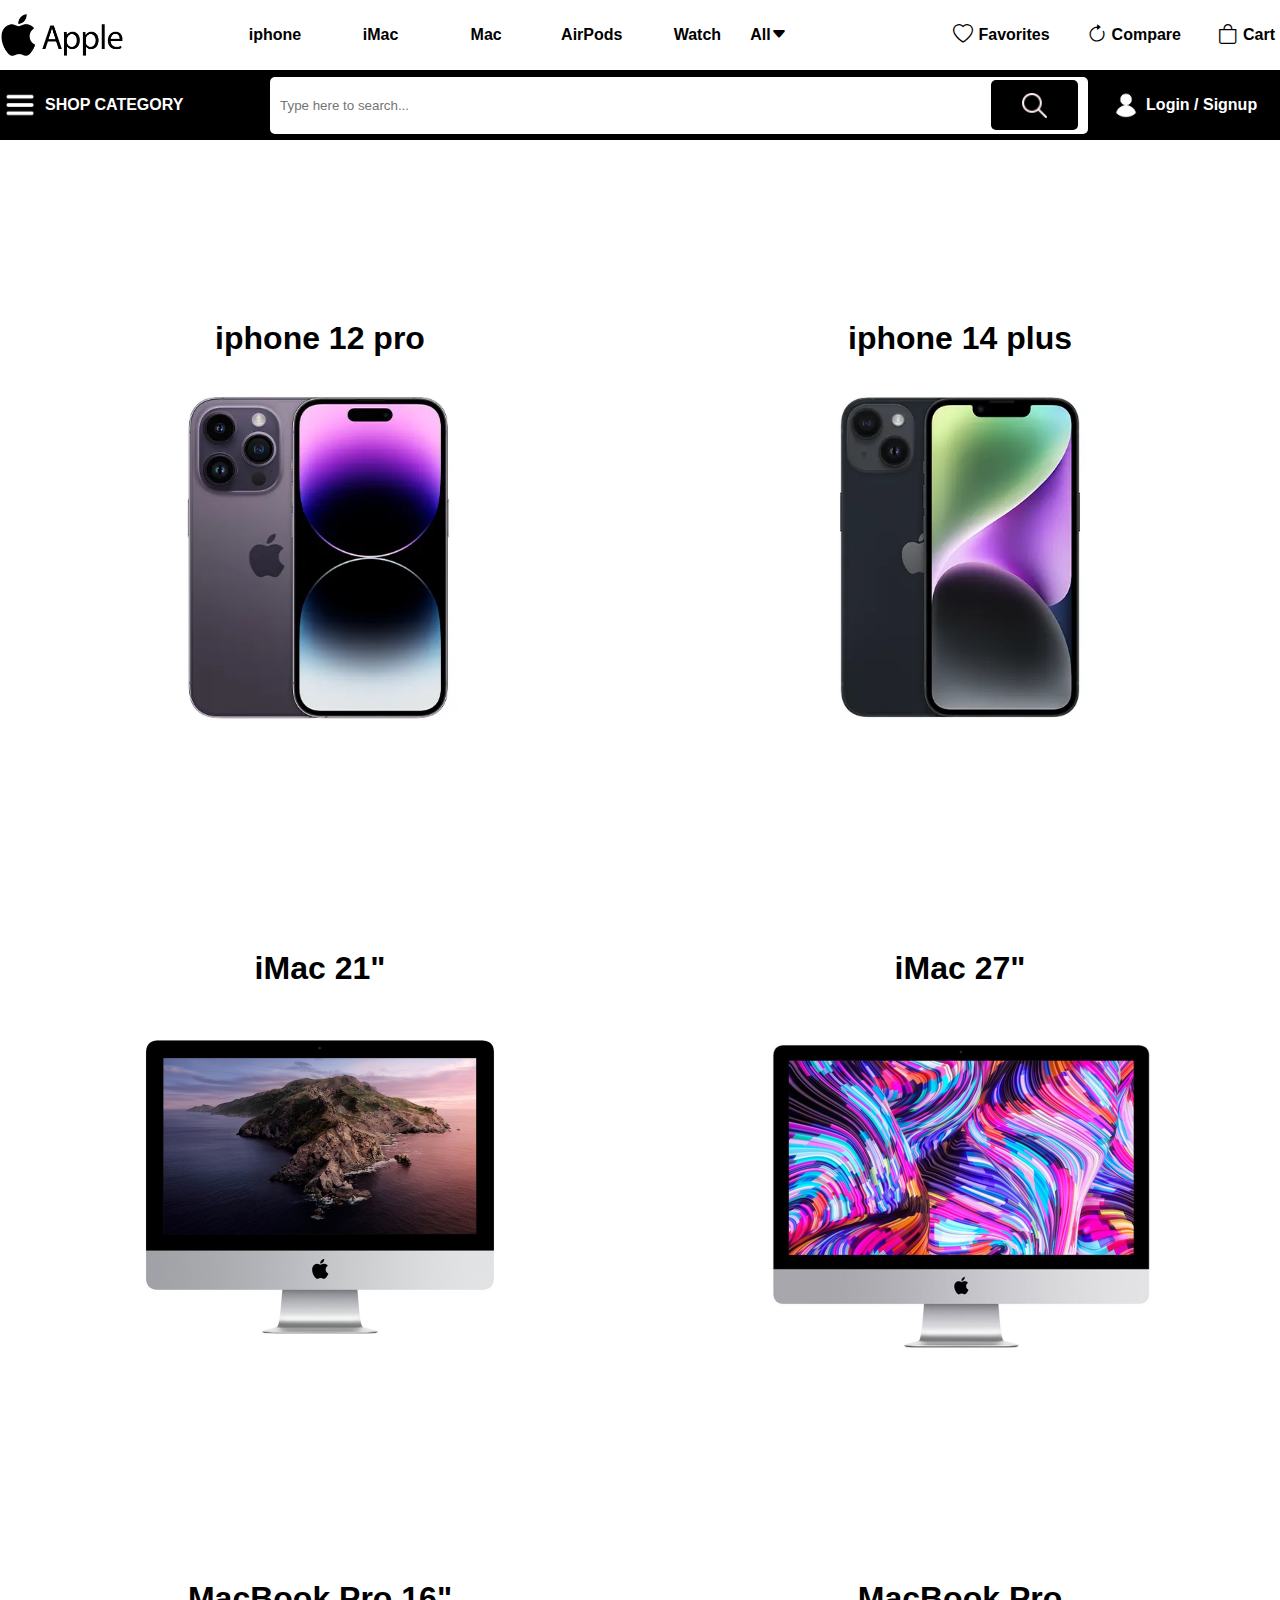
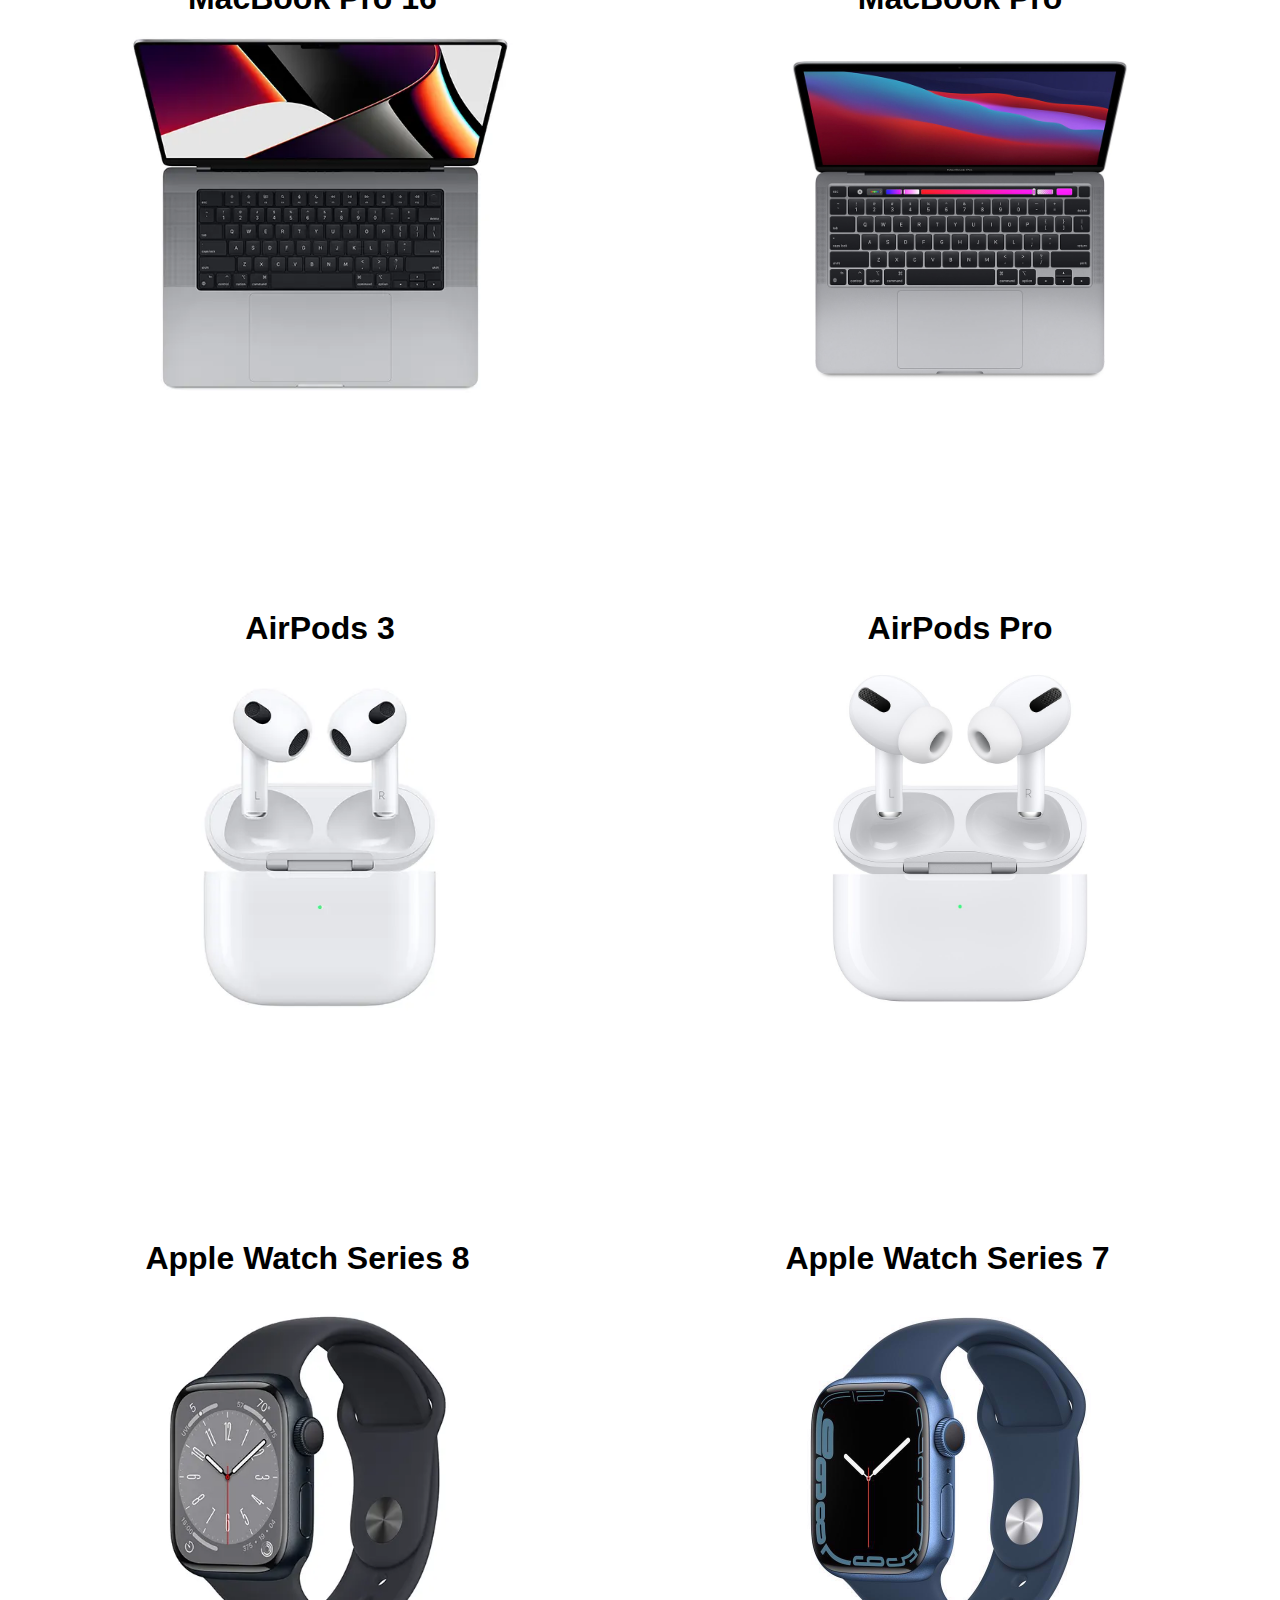
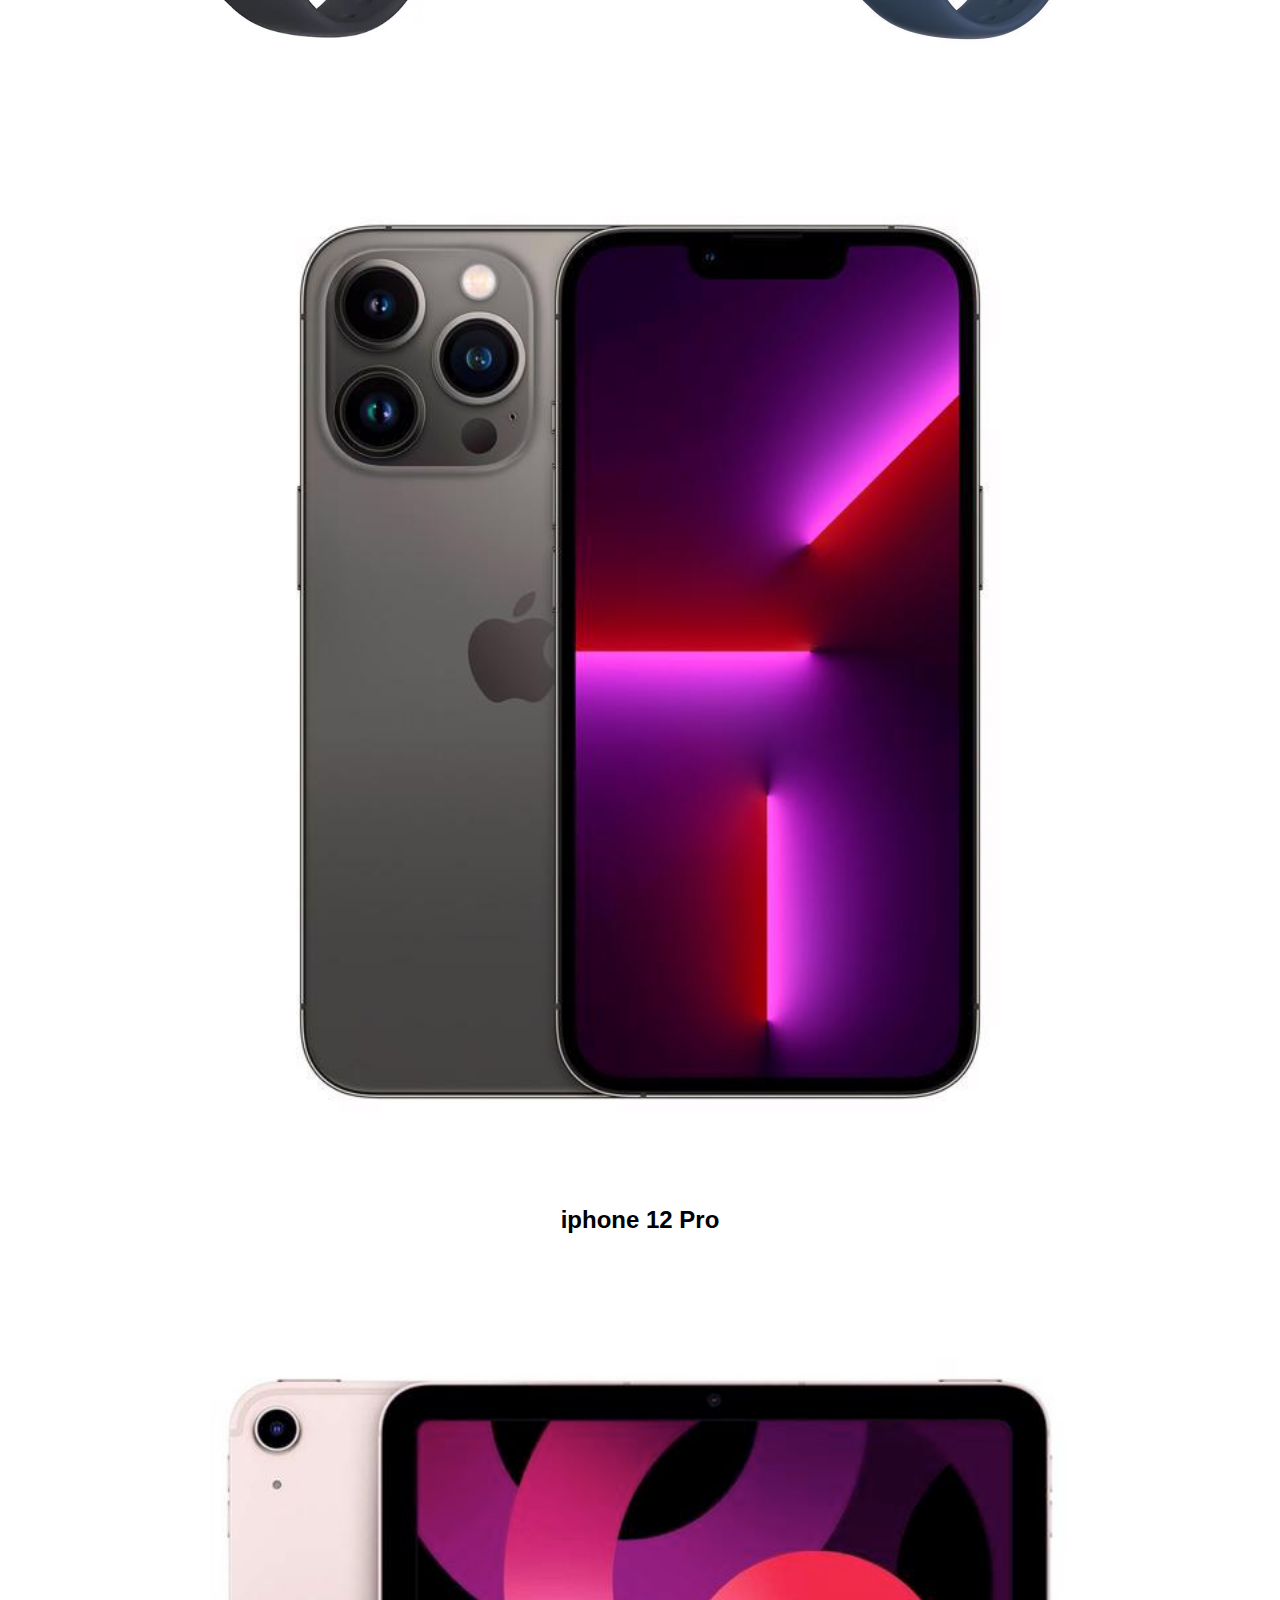
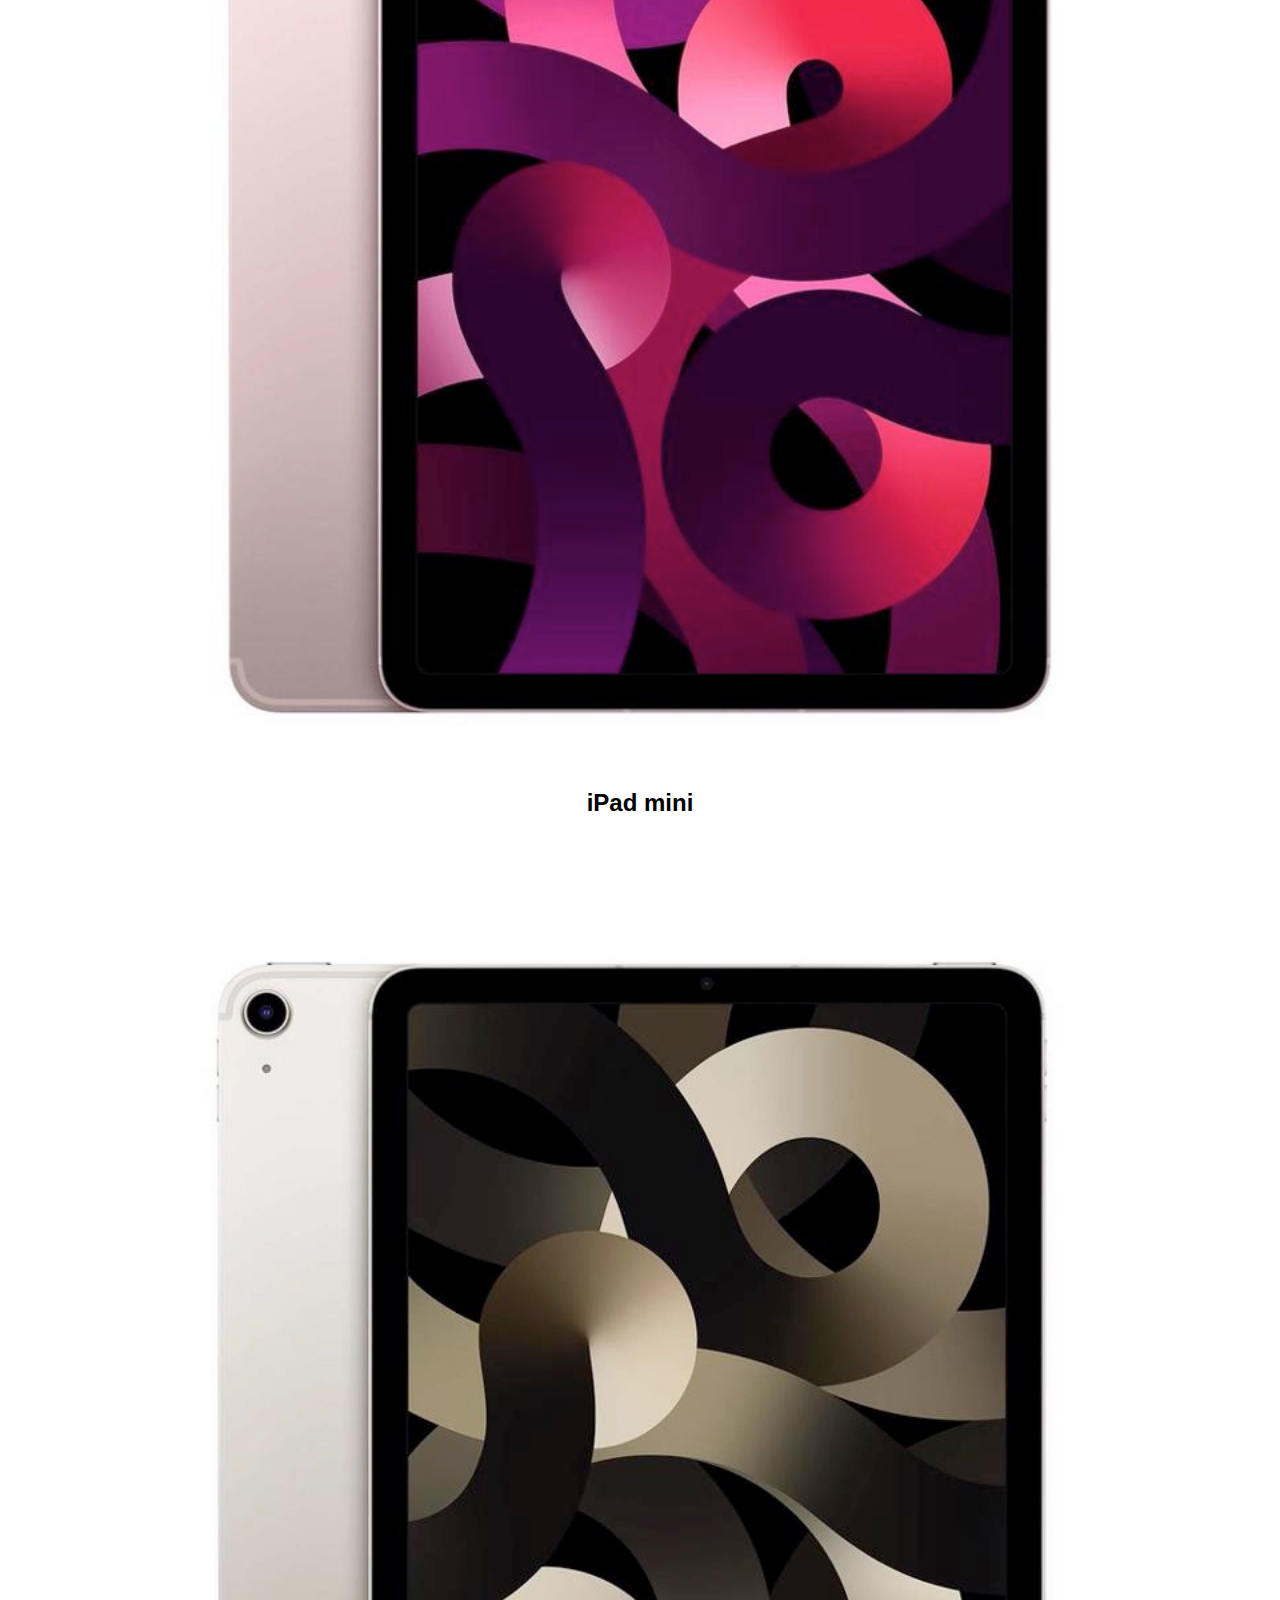
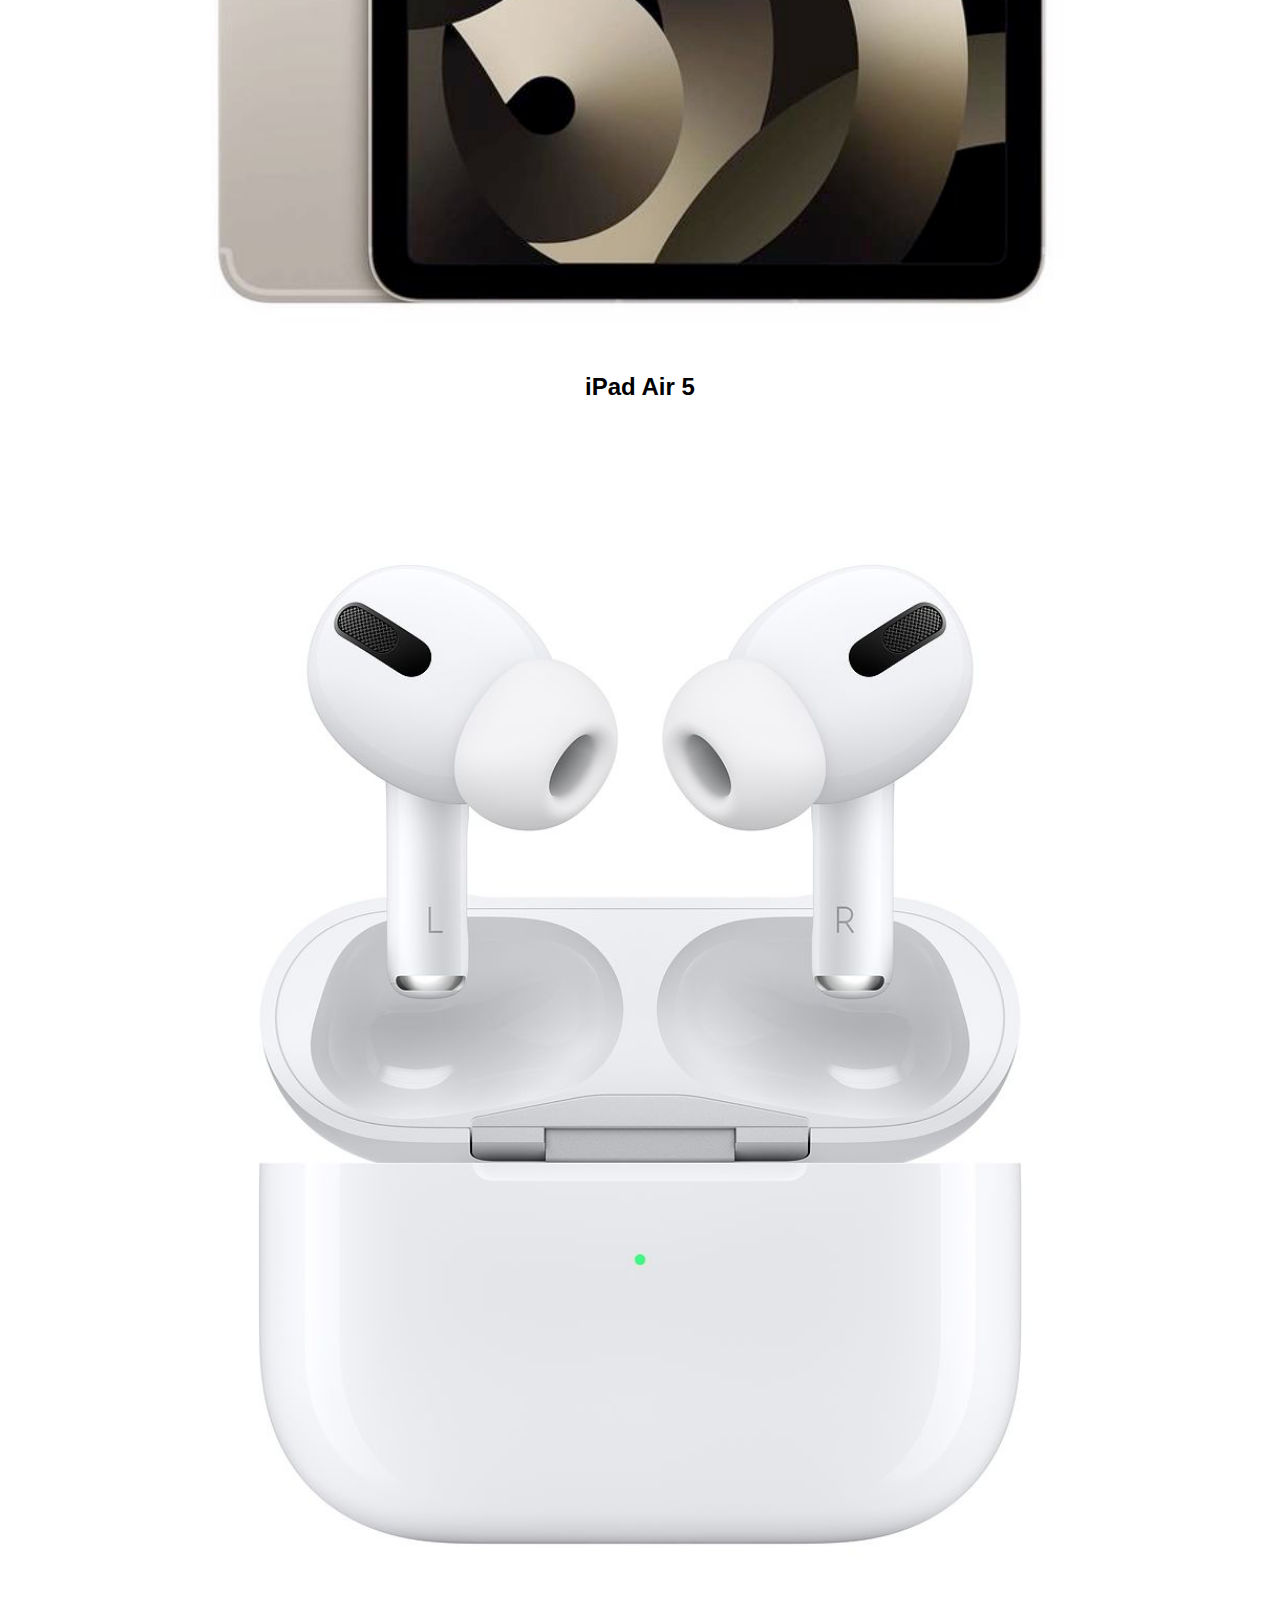
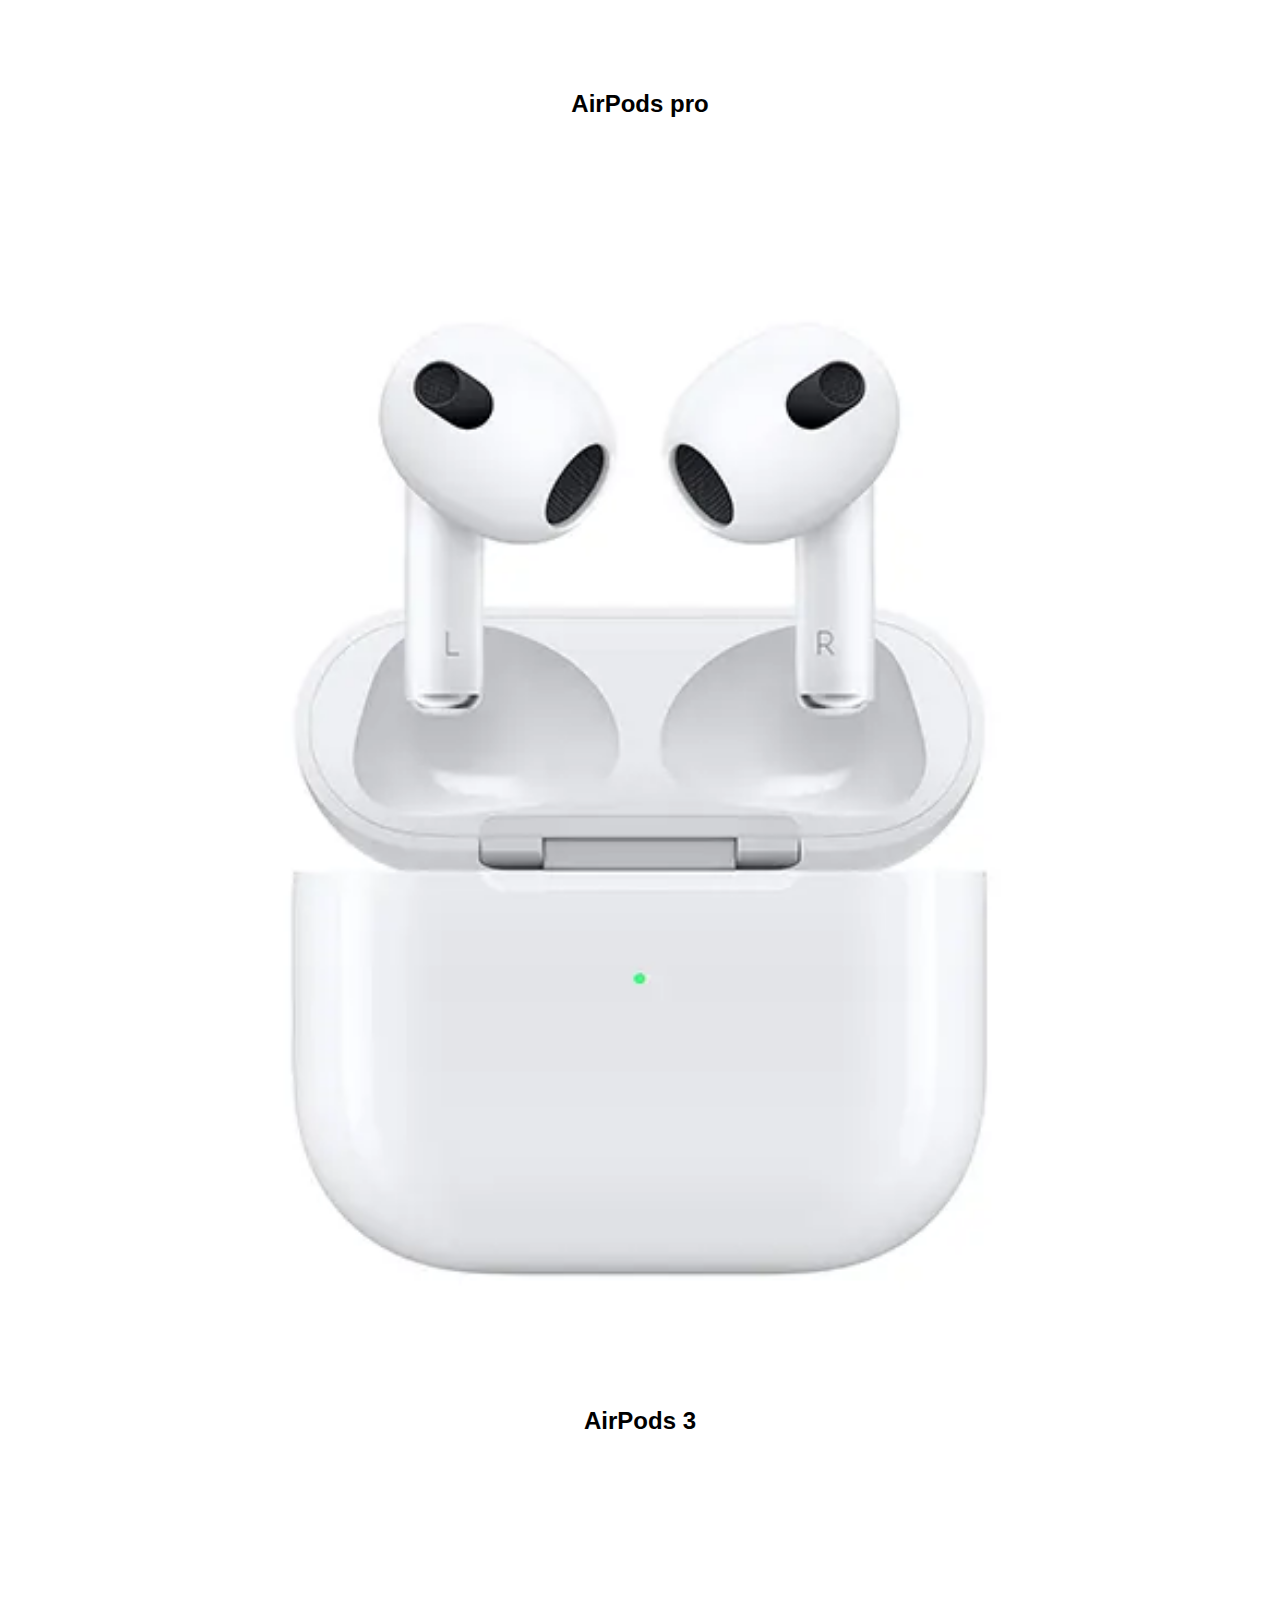
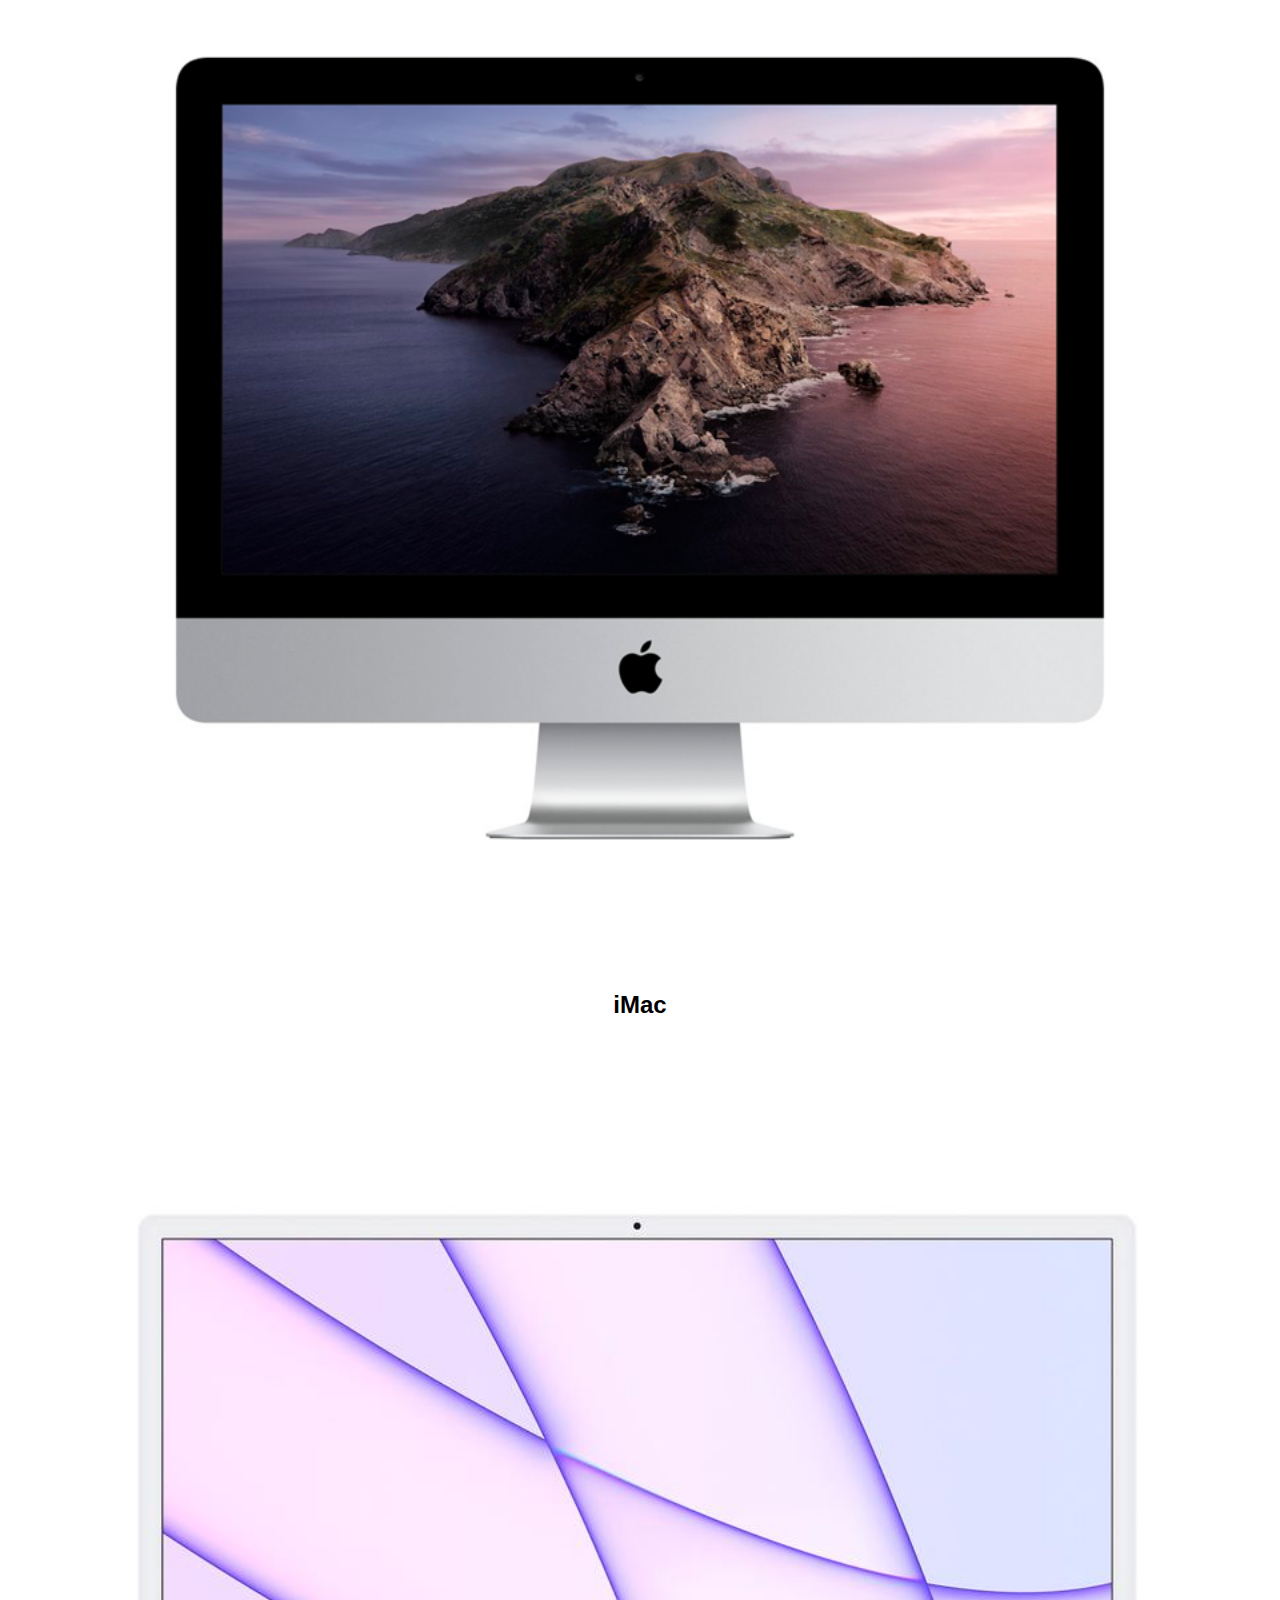
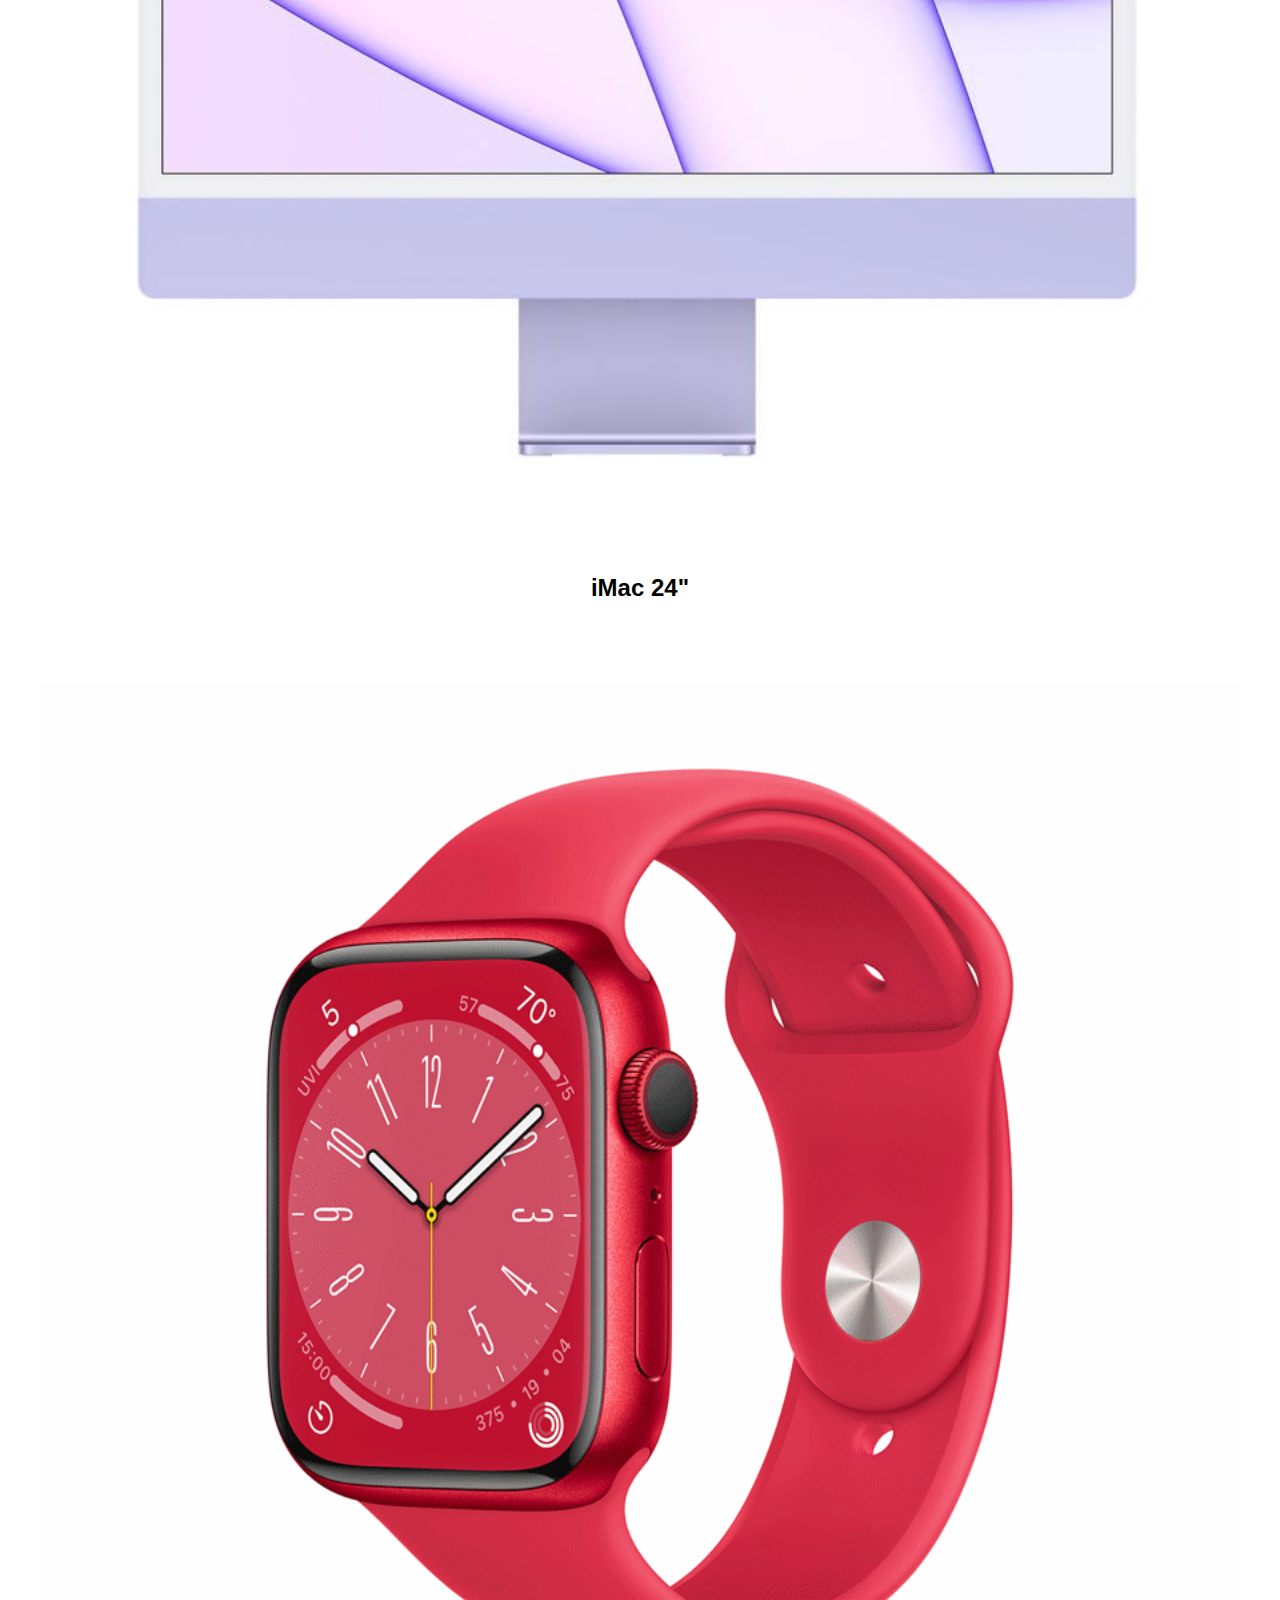
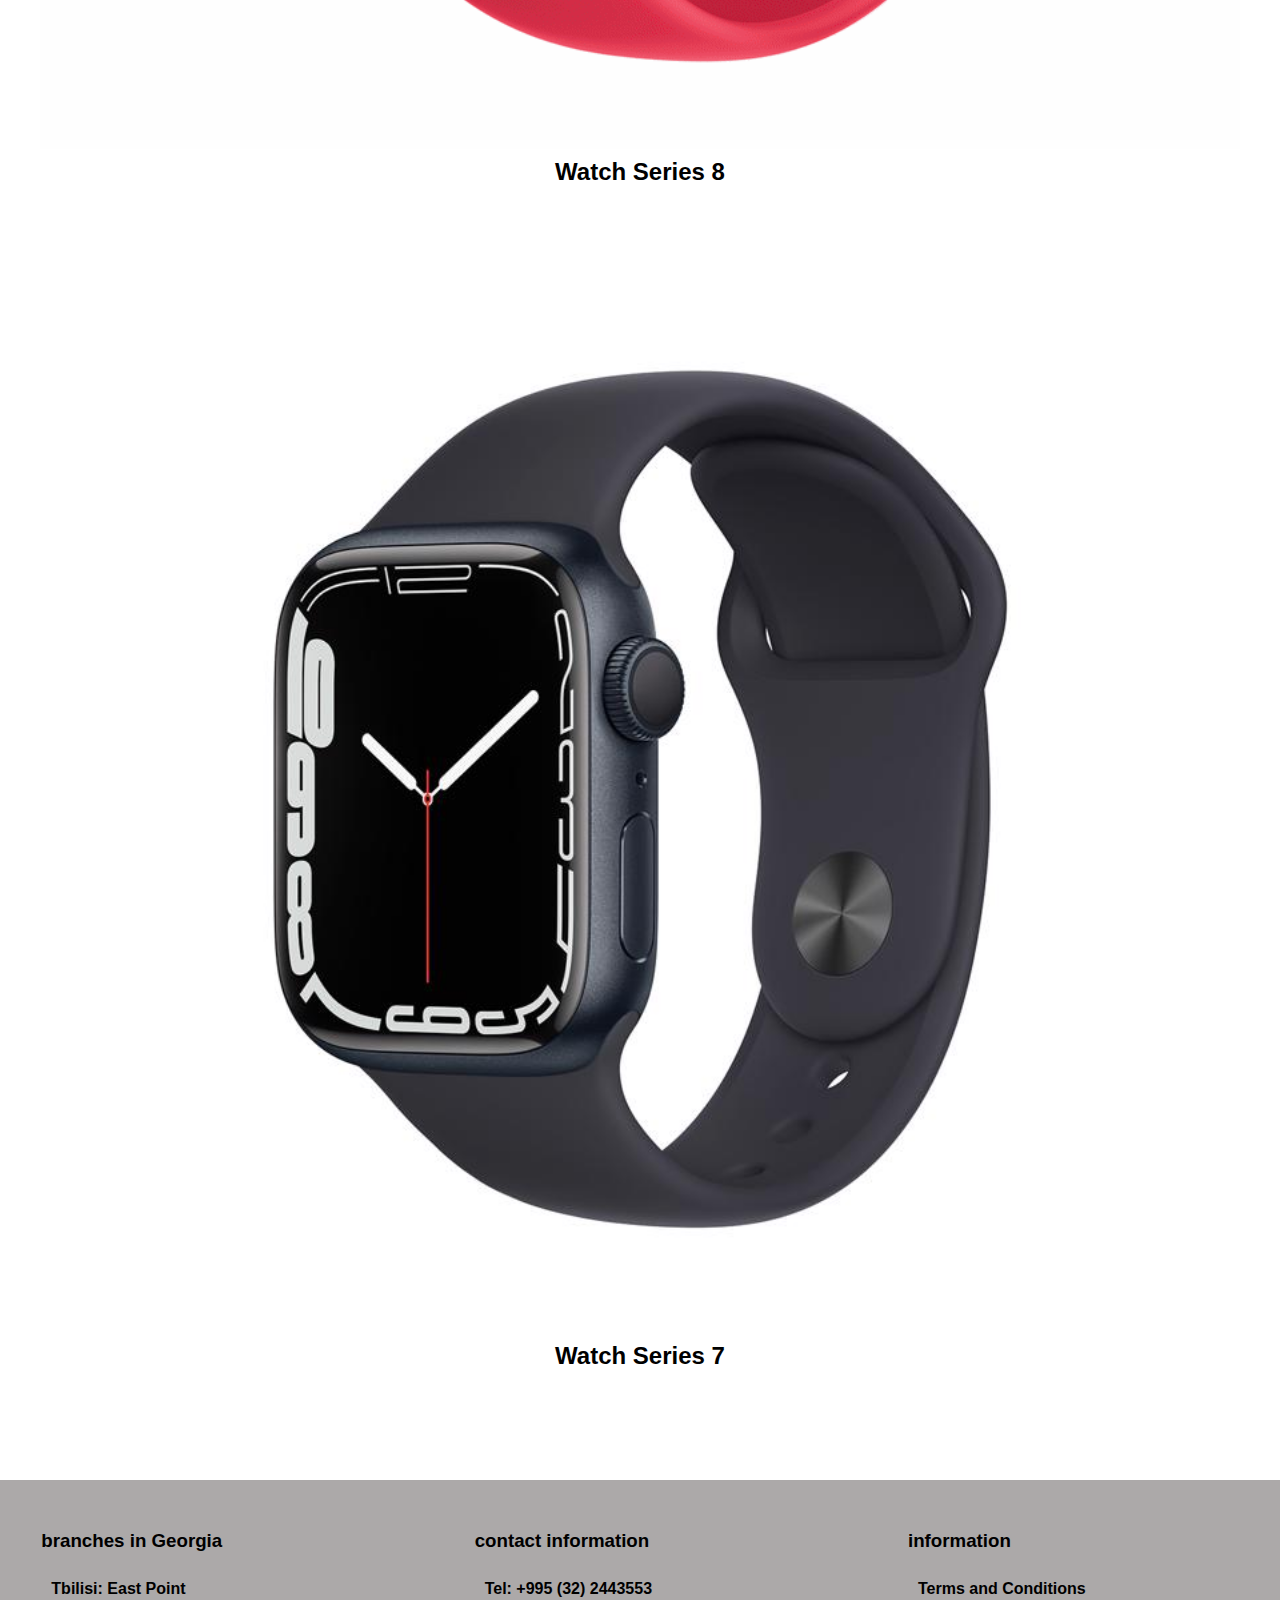
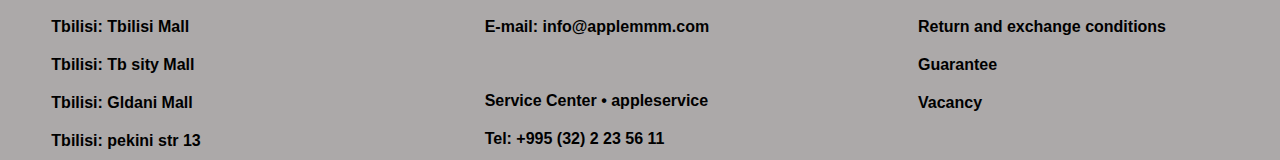
<file: index.html>
<!DOCTYPE html>
<html lang="en">
<head>
    <meta charset="UTF-8">
    <meta http-equiv="X-UA-Compatible" content="IE=edge">
    <meta name="viewport" content="width=device-width, initial-scale=1.0">
    <title>apple</title>
    <link rel="stylesheet" href="style.css">
    <link rel="stylesheet" href="https://cdn.jsdelivr.net/npm/bootstrap-icons@1.10.3/font/bootstrap-icons.css">
</head>
<body>
<div class="main" id="back">
  <nav class="nav-bar">
    <div class="header">
        <div class="logo-image">
           <a href="#back"><img class="logo" src="image/logo.png"></a>
        </div>
        <nav class="txt4">
            <ul class="nav-list">
                <li><a class="head-text" href="#iphone"><strong>iphone</strong></a></li>
                <li><a class="head-text" href="#imac"><strong>iMac</strong></a></li>
                <li><a class="head-text" href="#macbook"><strong>Mac</strong></a></li>
                <li><a class="head-text" href="#airpods"><strong>AirPods</strong></a></li>
                <li><a class="head-text" href="#watch"><strong>Watch</strong></a>
                <li class="all-producst-menu">
                <span>                    
                    <a class="head-text" href="#">
                    <strong>All</strong>
                    <i class="bi bi-caret-down-fill"></i>
                    </a>
                </span>
                        <div class="down-container"> 
                        <ul> 
                            <li>
                                <a href="">Hot Sale</a>
                            </li>
                            <li>
                                <a href="">iPhone</a>
                            </li>
                            <li>
                                <a href="">iPad</a>
                            </li>
                            <li>
                                <a href="">MacBook</a>
                            </li>
                            <li>
                                <a href="">Watch</a>
                            </li>
                            <li>
                                <a href="">AirPods</a>
                            </li>
                            <li>
                                <a href="">iMac</a>
                            </li>
                            <li>
                                <a href="">Accesories</a>
                            </li>
                            <li>
                                <a href="./products.html">all Products</a>
                            </li>
                        </ul>
                   </div>
                </li>
            </ul>
        </nav>
       <div class="main-logo-cont">
        <div class="logo-cont2">
                <i class="bi bi-heart"></i>
                <h4 class="icon-text">Favorites</h4>
            </div>
            <div class="logo-cont2">
                <i class="bi bi-arrow-clockwise"></i>
                <h4 class="icon-text">Compare</h4>
            </div>
            <a href="./shopping.html">
            <div class="logo-cont2">
                <i class="bi bi-bag"></i>
                <h4 class="icon-text">Cart</h4>
            </div>
            </a>
        </div>
           <div class="nav-hidden">   
            <i class="bi bi-list"></i> 
            <div class="nav-hidden-menu"> 
                <ul> 
                    <li>
                        <a href="">Hot Sale</a>
                    </li>
                    <li>
                        <a href="">iPhone</a>
                    </li>
                    <li>
                        <a href="">iPad</a>
                    </li>
                    <li>
                        <a href="">MacBook</a>
                    </li>
                    <li>
                        <a href="">Watch</a>
                    </li>
                    <li>
                        <a href="">AirPods</a>
                    </li>
                    <li>
                        <a href="">iMac</a>
                    </li>
                    <li>
                        <a href="">Accesories</a>
                    </li>
                    <li>
                        <a href="./products.html">all Products</a>
                    </li>
                </ul>
            </div>
           </div>
    </div>
    <div class="under-navbar">
    <div class="under-cont1">
        <div class="category-drawer">
            <div class="category-button">
                <img class="bi-caret-down" src="image/hamburger 2.png">
                <li class="shop-category"><strong>SHOP CATEGORY</strong></li>
            </div>
            <div class="category-menu">
                <ul> 
                    <li>
                        <a href="">Hot Sale</a>
                    </li>
                    <li>
                        <a href="">iPhone</a>
                    </li>
                    <li>
                        <a href="">iPad</a>
                    </li>
                    <li>
                        <a href="">MacBook</a>
                    </li>
                    <li>
                        <a href="">Watch</a>
                    </li>
                    <li>
                        <a href="">AirPods</a>
                    </li>
                    <li>
                        <a href="">iMac</a>
                    </li>
                    <li>
                        <a href="">Accesories</a>
                    </li>
                    <li>
                        <a href="./products.html">all Products</a>
                    </li>
                </ul>
            </div>
        </div>
    </div>
    <div class="under-cont2">
    <input class="search-bar" type="text" placeholder="Type here to search...">
    <div class="loup-cont">
    <img class="loup" src="image/l1.png">
    </div>
    </div>
    <div class="under-cont3">
         <a href="./registration.html"><img class="profile" src="image/profile1.png"></a>
    <ul>
        <li class="registr"><strong>Login / Signup</strong></li>
    </ul>
    </div>
    </div>
  </nav>
   <div>
    <div class="container">
          <div id="owl-demo" class="owl-carousel owl-carousel-one">
            <div class="item"><img src="image/m1.jpg" alt="The Last of us"></div> 
            <div class="item"><img src="image/m2.webp" alt="The Last of us"></div> 
            <div class="item"><img src="image/m3.jpg" alt="The Last of us"></div>
            <div class="item"><img src="image/m12.webp" alt="The Last of us"></div> 
            <div class="item"><img src="image/m4.jpg" alt="The Last of us"></div> 
            <div class="item"><img src="image/m5.png" alt="The Last of us"></div> 
      </div>
    </div>
 </div>
      <div class="b-c">
        <div class="cc1" id="iphone">
           <div class="product-box1">
            <h1 class="iphone">iphone 12 pro</h1>
            <a href="./details.html">
            <div class="crd-imgs">
            <img class="img2" src="image/c1.webp">
            </div>
            </a>
           </div>
           <div class="product-box1">
            <h1 class="iphone">iphone 14 plus</h1>
            <div class="crd-imgs">
             <img  class="img2" src="image/iphone14.webp">
            </div>
           </div>
        </div>
        <div class="cc1" id="imac">
            <div class="product-box1">
             <h1 class="iphone">iMac 21"</h1>
             <a href="./details.html">
             <div class="crd-imgs">
              <img class="img2" src="image/imac1.png">
             </div>
             </a>
            </div>
            <div class="product-box1">
             <h1 class="iphone">iMac 27"</h1>
             <div class="crd-imgs">
              <img  class="img2" src="image/imac2.jpg">
             </div>
            </div>
         </div>
        <div class="cc1" id="macbook">
           <div class="product-box1">
            <h1 class="iphone">MacBook Pro 16"</h1>
            <div class="crd-imgs">
             <img class="img2" src="image/macbook1.webp">
            </div>
           </div>
           <div class="product-box1">
            <h1 class="iphone">MacBook Pro</h1>
            <div class="crd-imgs">
             <img class="img2" src="image/macbook2.jpg">
            </div>
           </div>
        </div>
        <div class="cc1"id="airpods">
            <div class="product-box1">
                <h1 class="iphone">AirPods 3</h1>
                <div class="crd-imgs">
                 <img class="img2" src="image/AirPods1.webp">
                </div>
               </div>
               <div class="product-box1">
                <h1 class="iphone">AirPods Pro</h1>
                <div class="crd-imgs">
                 <img class="img2" src="image/airpods2.jpeg">
                </div>
               </div>
        </div>
        <div class="cc1" id="watch">
           <div class="product-box1">
            <h1 class="iphone">Apple Watch Series 8</h1>
            <div class="crd-imgs">
             <img class="img2" src="image/watch1.webp">
            </div>
           </div>
           <div class="product-box1">
            <h1 class="iphone">Apple Watch Series 7</h1>
            <div class="crd-imgs">
             <img class="img2" src="image/watch2.jpeg">
            </div>
           </div>
        </div>
            <div id="owl-demo-2" class="owl-carousel-2">
                <div class="slide-item">
                <img class="lazyOwl" src="image/iphone2.jpeg" alt="Lazy Owl Image">
                <h2>iphone 12 Pro</h2>
                </div>
                <div class="slide-item">
                <img class="lazyOwl" src="image/ipad1.jpeg" alt="Lazy Owl Image">
                <h2>iPad mini</h2>
                </div>
                <div class="slide-item">
                <img class="lazyOwl" src="image/ipad2.jpeg" alt="Lazy Owl Image">
                <h2>iPad Air 5</h2>
                </div>
                <div class="slide-item">
                <img class="lazyOwl" src="image/airpods2.jpeg" alt="Lazy Owl Image">
                <h2>AirPods pro</h2>
                </div>
                <div class="slide-item">
                <img class="lazyOwl" src="image/AirPods1.webp" alt="Lazy Owl Image">
                <h2>AirPods 3</h2>
                </div>
                <div class="slide-item">
                <img class="lazyOwl" src="image/imac1.png" alt="Lazy Owl Image">
                <h2>iMac</h2>
                </div>
                <div class="slide-item">
                <img class="lazyOwl" src="image/imac6.jpg" alt="Lazy Owl Image">
                <h2>iMac 24"</h2>
                </div>
                <div class="slide-item">
                <img class="lazyOwl" src="image/watch3.gif" alt="Lazy Owl Image">
                <h2>Watch Series 8</h2>
                </div>
                <div class="slide-item">
                <img class="lazyOwl" src="image/watch4.jpg" alt="Lazy Owl Image">
                <h2>Watch Series 7</h2>
                </div>
            </div>
            <div class="info-card">
                <div class="info">
                    <div class="info-list">
                    <h3>branches in Georgia</h3>
                    <br>
                    <h4>Tbilisi: East Point</h4>
                    <h4>Tbilisi: Tbilisi Mall</h4>
                    <h4>Tbilisi: Tb sity Mall</h4>
                    <h4>Tbilisi:  Gldani Mall</h4>
                    <h4>Tbilisi: pekini str 13</h4>
                    </div>
                </div>
                <div class="info">
                    <div class="info-list">
                    <h3>contact information</h3>
                    <br>
                    <h4>Tel: +995 (32) 2443553</h4>
                    <h4>E-mail: info@applemmm.com</h4>
                    <br>
                    <br>
                    <h4>Service Center • appleservice</h4>
                    <h4>Tel: +995 (32) 2 23 56 11</h4>
                    </div>
                </div>
                <div class="info">
                    <div class="info-list">
                <h3>information</h3>
                <br>
                <h4>Terms and Conditions</h4>
                <h4>Return and exchange conditions</h4>
                <h4>Guarantee</h3>
                <h4>Vacancy</h4>
                    </div>
                </div>
            </div>
   </div>
</div>

<script src="https://code.jquery.com/jquery-3.6.3.min.js" integrity="sha256-pvPw+upLPUjgMXY0G+8O0xUf+/Im1MZjXxxgOcBQBXU=" crossorigin="anonymous"></script>
<script src="./owl.js"></script>   
<script src="app.js"></script>
<script>
      
    
        var incrementPlus;
        var incrementMinus;

        var buttonPlus  = $(".cart-qty-plus");
        var buttonMinus = $(".cart-qty-minus");

        var incrementPlus = buttonPlus.click(function() {
            var $n = $(this)
                .parent(".button-container")
                .parent(".container")
                .find(".qty");
            $n.val(Number($n.val())+1 );
        });

        var incrementMinus = buttonMinus.click(function() {
                var $n = $(this)
                .parent(".button-container")
                .parent(".container")
                .find(".qty");
            var amount = Number($n.val());
            if (amount > 0) {
                $n.val(amount-1);
            }
        });
   

    $(document).ready(function() {

      $("#owl-demo").owlCarousel({

      navigation : true,
      slideSpeed : 300,
      paginationSpeed : 400,
      singleItem : true

      // "singleItem:true" is a shortcut for:
      // items : 1, 
      // itemsDesktop : false,
      // itemsDesktopSmall : false,
      // itemsTablet: false,
      // itemsMobile : false

      });

$("#owl-demo-2").owlCarousel({
items : 3,
lazyLoad : true,
navigation : true,
});

      $('#owl-demo').trigger('owl.play',3000);
      $('#owl-demo-2').trigger('owl.play',3000);

      $(".category-button").on("click", () =>{
    $('.category-menu').slideToggle()
})

$('.bi-list').click(() => {
    $(".nav-hidden-menu").slideToggle()
})

    });

</script>
</body>
</html>
</file>
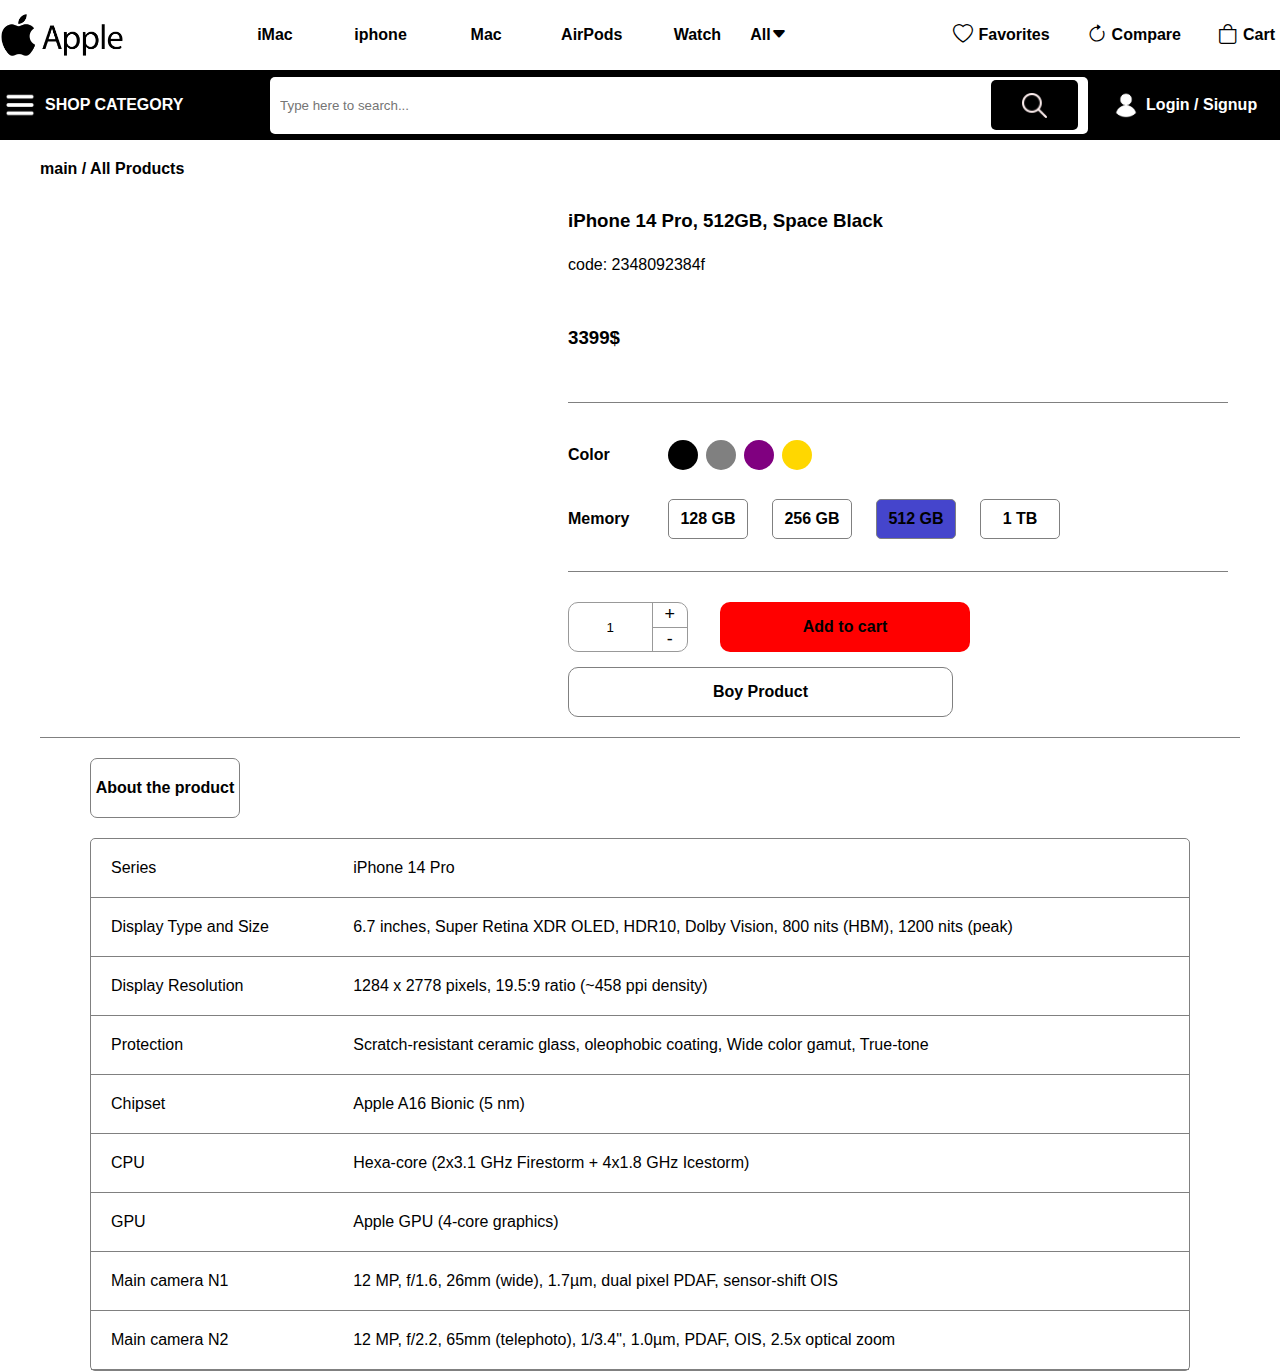
<file: details.html>
<!DOCTYPE html>
<html lang="en">
<head>
    <meta charset="UTF-8">
    <meta http-equiv="X-UA-Compatible" content="IE=edge">
    <meta name="viewport" content="width=device-width, initial-scale=1.0">
    <title>Document</title>
    <!-- <link rel="stylesheet" href="https://cdnjs.cloudflare.com/ajax/libs/font-awesome/6.2.1/css/all.min.css" integrity="sha512-MV7K8+y+gLIBoVD59lQIYicR65iaqukzvf/nwasF0nqhPay5w/9lJmVM2hMDcnK1OnMGCdVK+iQrJ7lzPJQd1w==" crossorigin="anonymous" referrerpolicy="no-referrer" /> -->
    <link rel="stylesheet" href="style.css">
    <link rel="stylesheet" href="https://cdn.jsdelivr.net/npm/bootstrap-icons@1.10.2/font/bootstrap-icons.css">
</head>
<body>
<div class="main" id="back">
  <nav class="nav-bar">
    <div class="header">
        <div class="logo-image">
           <a href="#back"><img class="logo" src="image/logo.png"></a>
        </div>
        <nav class="txt4">
            <ul class="nav-list">
                <li><a class="head-text" href="#imac"><strong>iMac</strong></a></li>
                <li><a class="head-text" href="#iphone"><strong>iphone</strong></a></li>
                <li><a class="head-text" href="#macbook"><strong>Mac</strong></a></li>
                <li><a class="head-text" href="#airpods"><strong>AirPods</strong></a></li>
                <li><a class="head-text" href="#watch"><strong>Watch</strong></a>
                <li class="all-producst-menu">
                <span>                    
                    <a class="head-text" href="#">
                    <strong>All</strong>
                    <i class="bi bi-caret-down-fill"></i>
                    </a>
                </span>
                        <div class="down-container"> 
                        <ul> 
                            <li>
                                <a href="">Hot Sale</a>
                            </li>
                            <li>
                                <a href="">iPhone</a>
                            </li>
                            <li>
                                <a href="">iPad</a>
                            </li>
                            <li>
                                <a href="">MacBook</a>
                            </li>
                            <li>
                                <a href="">Watch</a>
                            </li>
                            <li>
                                <a href="">AirPods</a>
                            </li>
                            <li>
                                <a href="">iMac</a>
                            </li>
                            <li>
                                <a href="">Accesories</a>
                            </li>
                            <li>
                                <a href="/products.html">all Products</a>
                            </li>
                        </ul>
                   </div>
                </li>
            </ul>
        </nav>
       <div class="main-logo-cont">
        <div class="logo-cont2">
                <i class="bi bi-heart"></i>
                <h4 class="icon-text">Favorites</h4>
            </div>
            <div class="logo-cont2">
                <i class="bi bi-arrow-clockwise"></i>
                <h4 class="icon-text">Compare</h4>
            </div>
            <div class="logo-cont2">
                <i class="bi bi-bag"></i>
                <h4 class="icon-text">Cart</h4>
            </div>
        </div>
           <div class="nav-hidden">   
            <i class="bi bi-list"></i> 
            <div class="nav-hidden-menu"> 
                <ul> 
                    <li>
                        <a href="">Hot Sale</a>
                    </li>
                    <li>
                        <a href="">iPhone</a>
                    </li>
                    <li>
                        <a href="">iPad</a>
                    </li>
                    <li>
                        <a href="">MacBook</a>
                    </li>
                    <li>
                        <a href="">Watch</a>
                    </li>
                    <li>
                        <a href="">AirPods</a>
                    </li>
                    <li>
                        <a href="">iMac</a>
                    </li>
                    <li>
                        <a href="">Accesories</a>
                    </li>
                    <li>
                        <a href="/products.html">all Products</a>
                    </li>
                </ul>
            </div>
           </div>
    </div>
    <div class="under-navbar">
    <div class="under-cont1">
        <div class="category-drawer">
            <div class="category-button">
              <img class="bi-caret-down" src="image/hamburger 2.png">
                <li class="shop-category"><strong>SHOP CATEGORY</strong></li>
            </div>
            <div class="category-menu">
                <ul> 
                    <li>
                        <a href="">Hot Sale</a>
                    </li>
                    <li>
                        <a href="">iPhone</a>
                    </li>
                    <li>
                        <a href="">iPad</a>
                    </li>
                    <li>
                        <a href="">MacBook</a>
                    </li>
                    <li>
                        <a href="">Watch</a>
                    </li>
                    <li>
                        <a href="">AirPods</a>
                    </li>
                    <li>
                        <a href="">iMac</a>
                    </li>
                    <li>
                        <a href="">Accesories</a>
                    </li>
                    <li>
                        <a href="/products.html">all Products</a>
                    </li>
                </ul>
            </div>
        </div>
    </div>
    <div class="under-cont2">
    <input class="search-bar" type="text" placeholder="Type here to search...">
    <div class="loup-cont">
    <img class="loup" src="image/l1.png">
    </div>
    </div>
    <div class="under-cont3">
         <a href="/registration.html"><img class="profile" src="image/profile1.png"></a>
    <ul>
        <li class="registr"><strong>Login / Signup</strong></li>
    </ul>
    </div>
    </div>
  </nav>
  <div class="product-page-container">
    <span><strong>main / All Products</strong></span>
    <div class="main-product-page">
         <div class="product-page-left">
            <div id="demo">
                <div id="sync1" class="owl-carousel ecomm-slider">
                <div class="item">
                    <img src="image/c1.webp" alt="">
                </div>
                <div class="item">
                    <img src="image/c1-side2.jpeg" alt="">
                </div>
                <div class="item">
                    <img src="image/c1-side3.jpeg" alt="">
                </div>
                </div>

                <div id="sync2" class="owl-carousel">
                <div class="item">
                    <img src="image/c1.webp" alt="">
                </div>
                <div class="item">
                    <img src="image/c1-side2.jpeg" alt="">
                </div>
                <div class="item">
                    <img src="image/c1-side3.jpeg" alt="">
                </div>
                      </div>
            </div>
         </div>
         <div class="product-page-right">
          <h3>iPhone 14 Pro, 512GB, Space Black</h3>
          <div class="code">
            <span>code: </span>
            <span>2348092384f</span>
          </div>
          <div class="price">
            <h3>3399$</h3>
          </div>
          <div class="options">
            <div class="color">
              <div class="color-name">
                <span><strong>Color</strong></span>
              </div>
              <div class="color-item">
                <div class="circle" style="background:black"></div>
                <div class="circle" style="background:gray"></div>
                <div class="circle" style="background:purple"></div>
                <div class="circle" style="background:gold"></div>
              </div>
            </div>
            <div class="memory">
              <div class="capacity">
                <span><strong>Memory</strong></span>
              </div>
              <div class="capacity-box">
              <div class="capacity-value">
               <span><strong>128 GB</strong></span>
              </div>
              <div class="capacity-value">
                <span><strong>256 GB</strong></span>
               </div>
               <div class="capacity-value" style="background:rgb(69, 69, 204)">
                <span><strong>512 GB</strong></span>
               </div>
               <div class="capacity-value">
                <span><strong>1 TB</strong></span>
               </div>
              </div>
            </div>
          </div>
          <div class="product-cart-container">
            <div class="add-cart-box">
              <div class="counter">
                <div class="counter-value">
                  <input class="counter-val" type="button" value="1">
                </div>
                <div class="counter-btns">
                  <button class="counter-button counter-increment">+</button>
                  <button class="counter-button counter-decrement">-</button>
                </div>
              </div>
              <div class="add-to-cart">
                <span><strong>Add to cart</strong></span>
              </div>
            </div>
            <div class="by-product">
              <span><strong>Boy Product</strong></span>
            </div>
          </div>
         </div>
    </div>     
     <div class="about-product-cont">
        <div class="about-the-product">
          <span><strong>About the product</strong></span>
        </div>
        <div class="table-cont">
          <table>
            <tr>
              <td>Series</td>
              <td>iPhone 14 Pro</td>
            </tr>
            <tr>
              <td>Display Type and Size</td>
              <td>6.7 inches, Super Retina XDR OLED, HDR10, Dolby Vision, 800 nits (HBM), 1200 nits (peak)</td>
            </tr>
            <tr>
              <td>Display Resolution</td>
              <td>1284 x 2778 pixels, 19.5:9 ratio (~458 ppi density)</td>
            </tr>
            <tr>
              <td>Protection</td>
              <td>Scratch-resistant ceramic glass, oleophobic coating, Wide color gamut, True-tone</td>
            </tr>
            <tr>
              <td>Chipset</td>
              <td>Apple A16 Bionic (5 nm)</td>
            </tr>
            <tr>
              <td>CPU</td>
              <td>Hexa-core (2x3.1 GHz Firestorm + 4x1.8 GHz Icestorm)</td>
            </tr>
            <tr>
              <td>GPU</td>
              <td>Apple GPU (4-core graphics)
              </td>
            </tr>
            <tr>
              <td>Main camera N1</td>
              <td>12 MP, f/1.6, 26mm (wide), 1.7µm, dual pixel PDAF, sensor-shift OIS</td>
            </tr>
            <tr>
              <td>Main camera N2</td>
              <td>12 MP, f/2.2, 65mm (telephoto), 1/3.4", 1.0µm, PDAF, OIS, 2.5x optical zoom</td>
            </tr>
          </table>
        </div>
      </div>   
</div>
<script src="https://code.jquery.com/jquery-3.6.3.min.js" integrity="sha256-pvPw+upLPUjgMXY0G+8O0xUf+/Im1MZjXxxgOcBQBXU=" crossorigin="anonymous"></script>
<script src="./app.js"></script>
<script src="./owl.js"></script> 
<script>
    $(document).ready(function() {

      $('.counter-increment').click(function() {
        $('.counter-val').val(  parseInt($('.counter-val').val()) + 1 )
      });

      $('.counter-decrement').click(function() {
        if(parseInt($('.counter-val').val()) > 1){
          $('.counter-val').val(  parseInt($('.counter-val').val()) - 1 )
        }
      });

      var sync1 = $("#sync1");
      var sync2 = $("#sync2");

      sync1.owlCarousel({
        singleItem : true,
        slideSpeed : 1000,
        navigation: true,
        pagination:false,
        afterAction : syncPosition,
        responsiveRefreshRate : 200,
      });

      sync2.owlCarousel({
        items : 15,
        itemsDesktop      : [1199,10],
        itemsDesktopSmall     : [979,10],
        itemsTablet       : [768,8],
        itemsMobile       : [479,4],
        pagination:false,
        responsiveRefreshRate : 100,
        afterInit : function(el){
          el.find(".owl-item").eq(0).addClass("synced");
        }
      });

      function syncPosition(el){
        var current = this.currentItem;
        $("#sync2")
          .find(".owl-item")
          .removeClass("synced")
          .eq(current)
          .addClass("synced")
        if($("#sync2").data("owlCarousel") !== undefined){
          center(current)
        }

      }

      $("#sync2").on("click", ".owl-item", function(e){
        e.preventDefault();
        var number = $(this).data("owlItem");
        sync1.trigger("owl.goTo",number);
      });

      function center(number){
        var sync2visible = sync2.data("owlCarousel").owl.visibleItems;

        var num = number;
        var found = false;
        for(var i in sync2visible){
          if(num === sync2visible[i]){
            var found = true;
          }
        }

        if(found===false){
          if(num>sync2visible[sync2visible.length-1]){
            sync2.trigger("owl.goTo", num - sync2visible.length+2)
          }else{
            if(num - 1 === -1){
              num = 0;
            }
            sync2.trigger("owl.goTo", num);
          }
        } else if(num === sync2visible[sync2visible.length-1]){
          sync2.trigger("owl.goTo", sync2visible[1])
        } else if(num === sync2visible[0]){
          sync2.trigger("owl.goTo", num-1)
        }
      }

    });
    $(document).ready(function() {

$("#owl-demo").owlCarousel({

navigation : true,
slideSpeed : 300,
paginationSpeed : 400,
singleItem : true

// "singleItem:true" is a shortcut for:
// items : 1, 
// itemsDesktop : false,
// itemsDesktopSmall : false,
// itemsTablet: false,
// itemsMobile : false

});

$("#owl-demo-2").owlCarousel({
items : 3,
lazyLoad : true,
navigation : true,
});

$('#owl-demo').trigger('owl.play',3000);
$('#owl-demo-2').trigger('owl.play',3000);

$(".category-button").on("click", () =>{
$('.category-menu').slideToggle()
})

$('.bi-list').click(() => {
$(".nav-hidden-menu").slideToggle()
})

});

    </script>
</body>
</html>
</file>
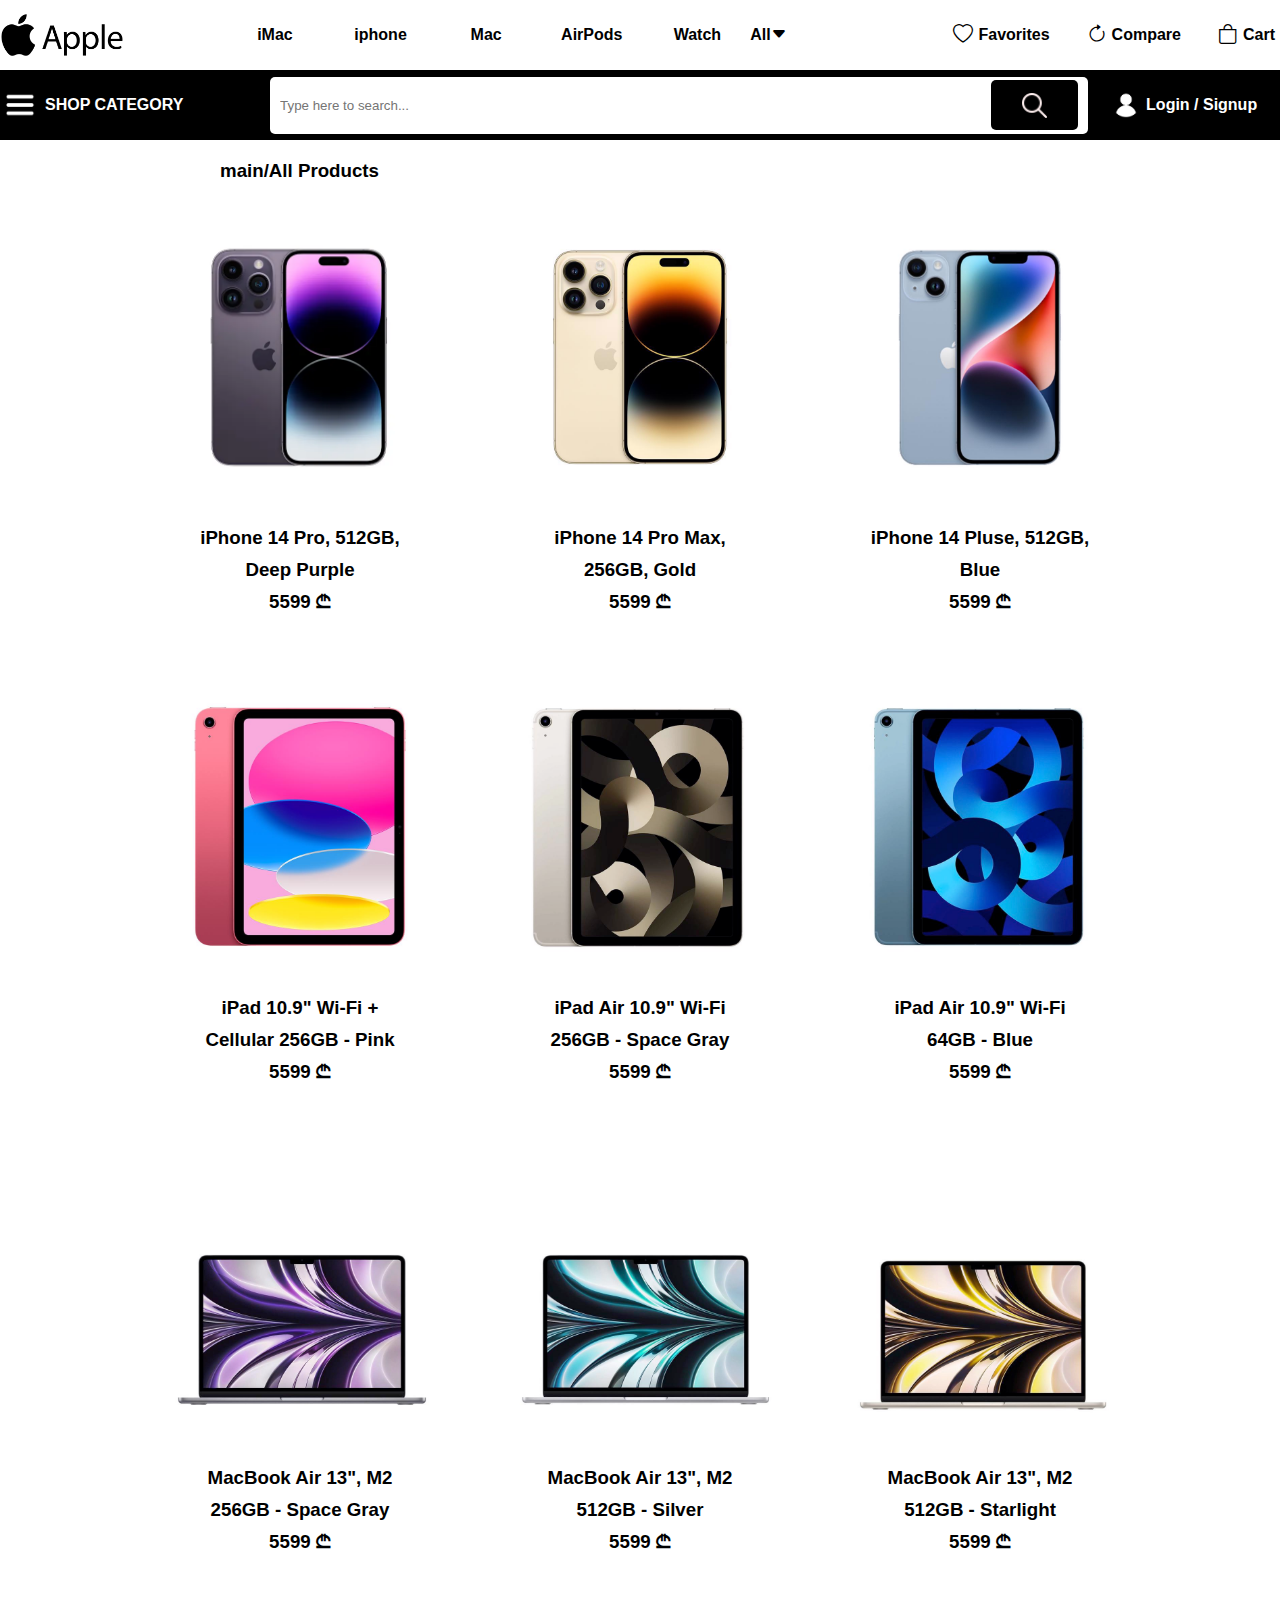
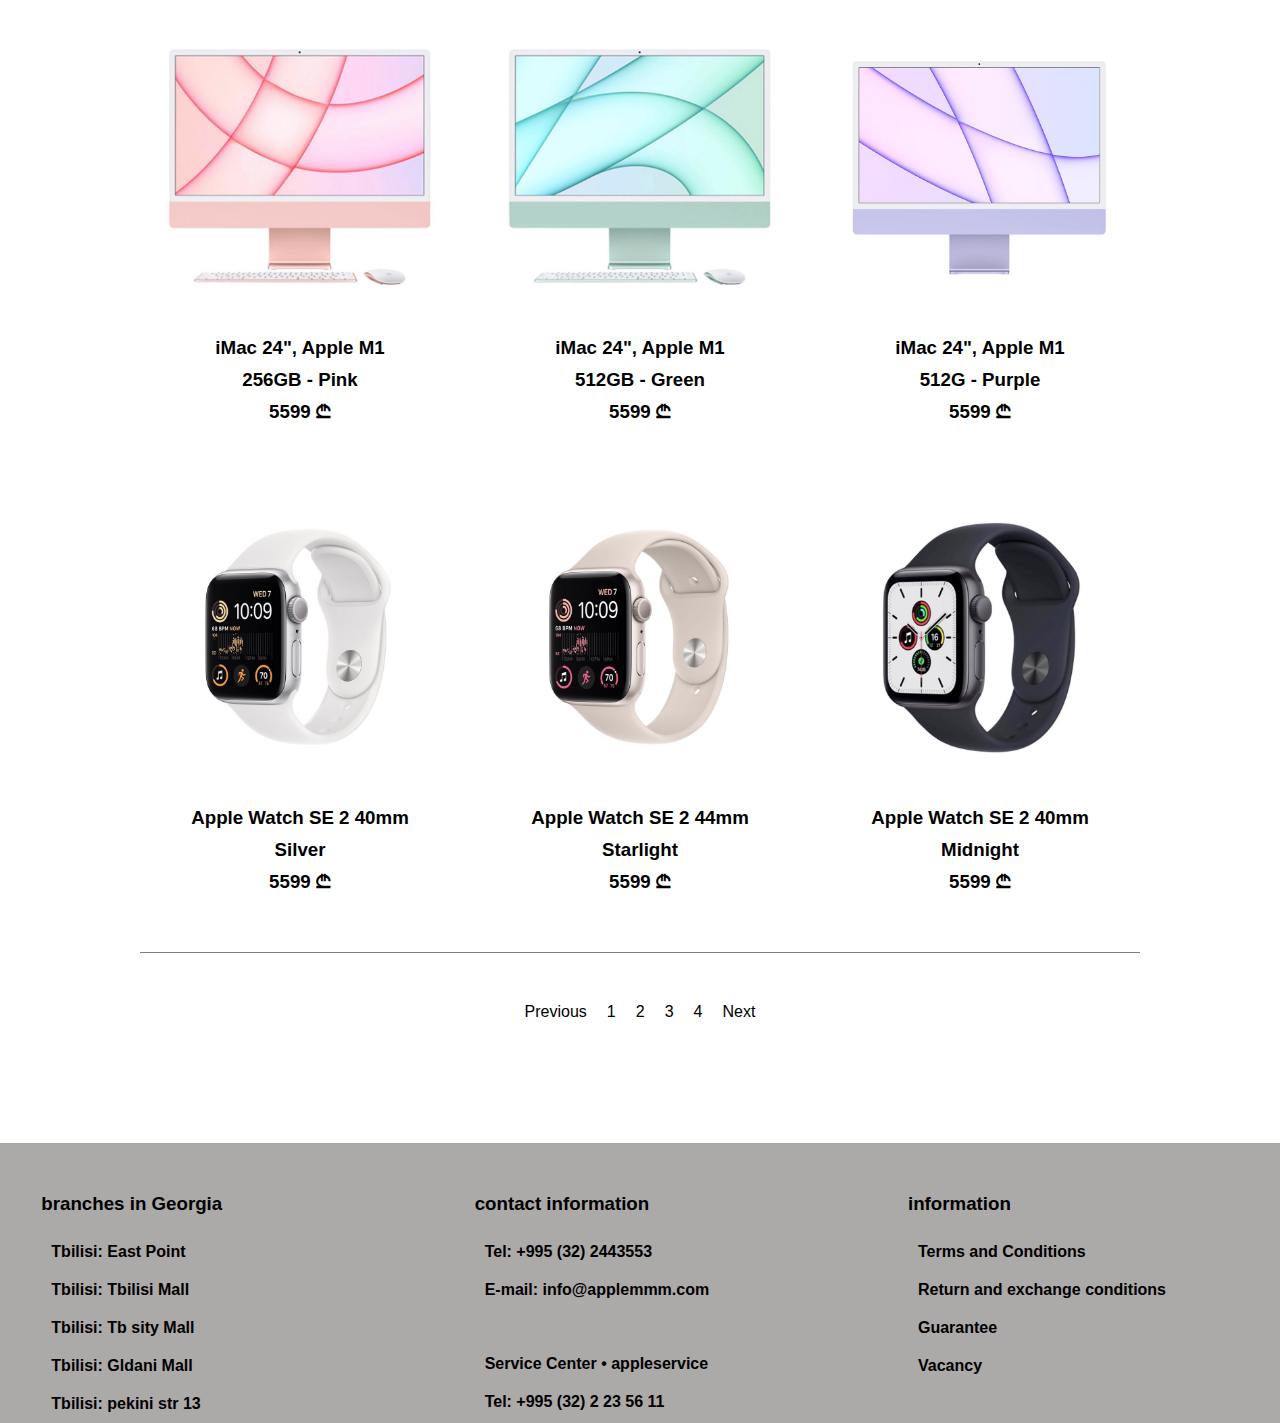
<file: products.html>
<!DOCTYPE html>
<html lang="en">
<head>
    <meta charset="UTF-8">
    <meta http-equiv="X-UA-Compatible" content="IE=edge">
    <meta name="viewport" content="width=device-width, initial-scale=1.0">
    <title>PRODUCT</title>
    <link rel="stylesheet" href="https://cdnjs.cloudflare.com/ajax/libs/font-awesome/6.2.1/css/all.min.css" integrity="sha512-MV7K8+y+gLIBoVD59lQIYicR65iaqukzvf/nwasF0nqhPay5w/9lJmVM2hMDcnK1OnMGCdVK+iQrJ7lzPJQd1w==" crossorigin="anonymous" referrerpolicy="no-referrer" />
    <link rel="stylesheet" href="style.css">
    <link rel="stylesheet" href="https://cdn.jsdelivr.net/npm/bootstrap-icons@1.10.2/font/bootstrap-icons.css">
</head>
<body>
<div class="main" id="back">
  <nav class="nav-bar">
    <div class="header">
        <div class="logo-image">
           <a href="#back"><img class="logo" src="image/logo.png"></a>
        </div>
        <nav class="txt4">
            <ul class="nav-list">
                <li><a class="head-text" href="#imac"><strong>iMac</strong></a></li>
                <li><a class="head-text" href="#iphone"><strong>iphone</strong></a></li>
                <li><a class="head-text" href="#macbook"><strong>Mac</strong></a></li>
                <li><a class="head-text" href="#airpods"><strong>AirPods</strong></a></li>
                <li><a class="head-text" href="#watch"><strong>Watch</strong></a>
                <li class="all-producst-menu">
                <span>                    
                    <a class="head-text" href="#">
                    <strong>All</strong>
                    <i class="bi bi-caret-down-fill"></i>
                    </a>
                </span>
                        <div class="down-container"> 
                        <ul> 
                            <li>
                                <a href="">Hot Sale</a>
                            </li>
                            <li>
                                <a href="">iPhone</a>
                            </li>
                            <li>
                                <a href="">iPad</a>
                            </li>
                            <li>
                                <a href="">MacBook</a>
                            </li>
                            <li>
                                <a href="">Watch</a>
                            </li>
                            <li>
                                <a href="">AirPods</a>
                            </li>
                            <li>
                                <a href="">iMac</a>
                            </li>
                            <li>
                                <a href="">Accesories</a>
                            </li>
                            <li>
                                <a href="./products.html">all Products</a>
                            </li>
                        </ul>
                   </div>
                </li>
            </ul>
        </nav>
       <div class="main-logo-cont">
        <div class="logo-cont2">
                <i class="bi bi-heart"></i>
                <h4 class="icon-text">Favorites</h4>
            </div>
            <div class="logo-cont2">
                <i class="bi bi-arrow-clockwise"></i>
                <h4 class="icon-text">Compare</h4>
            </div>
            <div class="logo-cont2">
                <i class="bi bi-bag"></i>
                <h4 class="icon-text">Cart</h4>
            </div>
        </div>
           <div class="nav-hidden">   
            <i class="bi bi-list"></i> 
            <div class="nav-hidden-menu"> 
                <ul> 
                    <li>
                        <a href="">Hot Sale</a>
                    </li>
                    <li>
                        <a href="">iPhone</a>
                    </li>
                    <li>
                        <a href="">iPad</a>
                    </li>
                    <li>
                        <a href="">MacBook</a>
                    </li>
                    <li>
                        <a href="">Watch</a>
                    </li>
                    <li>
                        <a href="">AirPods</a>
                    </li>
                    <li>
                        <a href="">iMac</a>
                    </li>
                    <li>
                        <a href="">Accesories</a>
                    </li>
                    <li>
                        <a href="./products.html">all Products</a>
                    </li>
                </ul>
            </div>
           </div>
    </div>
    <div class="under-navbar">
    <div class="under-cont1">
        <div class="category-drawer">
            <div class="category-button">
                <img class="bi-caret-down" src="image/hamburger 2.png">
                <li class="shop-category"><strong>SHOP CATEGORY</strong></li>
            </div>
            <div class="category-menu">
                <ul> 
                    <li>
                        <a href="">Hot Sale</a>
                    </li>
                    <li>
                        <a href="">iPhone</a>
                    </li>
                    <li>
                        <a href="">iPad</a>
                    </li>
                    <li>
                        <a href="">MacBook</a>
                    </li>
                    <li>
                        <a href="">Watch</a>
                    </li>
                    <li>
                        <a href="">AirPods</a>
                    </li>
                    <li>
                        <a href="">iMac</a>
                    </li>
                    <li>
                        <a href="">Accesories</a>
                    </li>
                    <li>
                        <a href="./products.html">all Products</a>
                    </li>
                </ul>
            </div>
        </div>
    </div>
    <div class="under-cont2">
    <input class="search-bar" type="text" placeholder="Type here to search...">
    <div class="loup-cont">
    <img class="loup" src="image/l1.png">
    </div>
    </div>
    <div class="under-cont3">
         <a href="./registration.html"><img class="profile" src="image/profile1.png"></a>
    <ul>
        <li class="registr"><strong>Login / Signup</strong></li>
    </ul>
    </div>
    </div>
  </nav>
  <div class="produc-main-container">
    <h3 class="main-all">main/All Products</h3>
    <div class="produc-container">
        <div class="product-cards">
            <a href="./details.html">
                <div class="inside-box">
                    <img class="product-image" src="image/c1.webp">
                </div>
            </a>
           <div class="product-text-info">
                <h3> iPhone 14 Pro, 512GB,</h3>
                <h3>Deep Purple</h3>
                <h3>5599 ₾</h3>
                <button><i class="bi bi-bag"></i>add to cart</button>
            </div>
        </div>
        <div class="product-cards">
            <a href="./details.html">
            <div class="inside-box">
                <img class="product-image" src="image/iphone3.jpeg">
            </div>
            </a>
            <div class="product-text-info">
                <h3>iPhone 14 Pro Max,</h3>
                <h3>256GB, Gold</h3>
                <h3>5599 ₾</h3>
                <button><i class="bi bi-bag"></i>add to cart</button>
            </div>
        </div>
        <div class="product-cards">
            <a href="./details.html">
            <div class="inside-box">
                <img class="product-image" src="image/iphone4.jpg">
            </div>
            </a>
            <div class="product-text-info">
                <h3>iPhone 14 Pluse, 512GB,</h3>
                <h3>Blue</h3>
                <h3>5599 ₾</h3>
                <button><i class="bi bi-bag"></i>add to cart</button>
            </div>
        </div>
        <div class="product-cards">
            <a href="./details.html">
            <div class="inside-box">
                <img class="product-image" src="image/ipad3.jpg">
            </div>
            </a>
            <div class="product-text-info">
                <h3>iPad 10.9" Wi-Fi +</h3>
                <h3>Cellular 256GB - Pink</h3>
                <h3>5599 ₾</h3>
                <button><i class="bi bi-bag"></i>add to cart</button>
            </div>
        </div>
        <div class="product-cards">
            <a href="./details.html">
            <div class="inside-box">
                <img class="product-image" src="image/ipad2.jpeg">
            </div>
            </a>
            <div class="product-text-info">
                <h3>iPad Air 10.9" Wi-Fi</h3>
                <h3> 256GB - Space Gray</h3>
                <h3>5599 ₾</h3>
                <button><i class="bi bi-bag"></i>add to cart</button>
            </div>
        </div>
        <div class="product-cards">
            <a href="./details.html">
            <div class="inside-box">
                <img class="product-image" src="image/ipad4.jpeg">
            </div>
            </a>
            <div class="product-text-info">
                <h3>iPad Air 10.9" Wi-Fi</h3>
                <h3>64GB - Blue</h3>
                <h3>5599 ₾</h3>
                <button><i class="bi bi-bag"></i>add to cart</button>
            </div>
        </div>
        <div class="product-cards">
            <a href="./details.html">
            <div class="inside-box">
                <img class="product-image" src="image/macbook3.jpeg">
            </div>
            </a>
            <div class="product-text-info">
                <h3>MacBook Air 13", M2</h3>
                <h3>256GB - Space Gray</h3>
                <h3>5599 ₾</h3>
                <button><i class="bi bi-bag"></i>add to cart</button>
            </div>
        </div>
        <div class="product-cards">
            <a href="./details.html">
            <div class="inside-box">
                <img class="product-image" src="image/macbook4.jpeg">
            </div>
            </a>
            <div class="product-text-info">
                <h3>MacBook Air 13", M2</h3>
                <h3>512GB - Silver</h3>
                <h3>5599 ₾</h3>
                <button><i class="bi bi-bag"></i>add to cart</button>
            </div>
        </div>
        <div class="product-cards">
            <a href="./details.html">
            <div class="inside-box">
                <img class="product-image" src="image/macbook5.jpeg">
            </div>
            </a>
            <div class="product-text-info">
                <h3>MacBook Air 13", M2</h3>
                <h3>512GB - Starlight</h3>
                <h3>5599 ₾</h3>
                <button><i class="bi bi-bag"></i>add to cart</button>
            </div>
        </div>
        <div class="product-cards">
            <a href="./details.html">
            <div class="inside-box">
                <img class="product-image" src="image/imac3.jpeg">
            </div>
            </a>
            <div class="product-text-info">
                <h3>iMac 24", Apple M1 </h3>
                <h3> 256GB - Pink</h3>
                <h3>5599 ₾</h3>
                <button><i class="bi bi-bag"></i>add to cart</button>
            </div>
        </div>
        <div class="product-cards">
            <a href="./details.html">
            <div class="inside-box">
                <img class="product-image" src="image/imac4.jpeg">
            </div>
            </a>
            <div class="product-text-info">
                <h3>iMac 24", Apple M1 </h3>
                <h3>512GB - Green</h3>
                <h3>5599 ₾</h3>
                <button><i class="bi bi-bag"></i>add to cart</button>
            </div>
        </div>
        <div class="product-cards">
            <a href="./details.html">
            <div class="inside-box">
                <img class="product-image" src="image/imac6.jpg">
            </div>
            </a>
            <div class="product-text-info">
                <h3>iMac 24", Apple M1</h3>
                <h3>512G - Purple</h3>
                <h3>5599 ₾</h3>
                <button><i class="bi bi-bag"></i>add to cart</button>
            </div>
        </div>
        <div class="product-cards">
            <a href="./details.html">
            <div class="inside-box">
                <img class="product-image" src="image/watch5.jpg">
            </div>
            </a>
            <div class="product-text-info">
                <h3>Apple Watch SE 2 40mm</h3>
                <h3>Silver</h3>
                <h3>5599 ₾</h3>
                <button><i class="bi bi-bag"></i>add to cart</button>
            </div>
        </div>
        <div class="product-cards">
            <a href="./details.html">
            <div class="inside-box">
                <img class="product-image" src="image/watch6.jpg">
            </div>
            </a>
            <div class="product-text-info">
                <h3>Apple Watch SE 2 44mm</h3>
                <h3>Starlight</h3>
                <h3>5599 ₾</h3>
                <button><i class="bi bi-bag"></i>add to cart</button>
            </div>
        </div>
        <div class="product-cards">
            <a href="./details.html">
            <div class="inside-box">
                <img class="product-image" src="image/watch7.jpeg">
            </div>
            </a>
            <div class="product-text-info">
                <h3>Apple Watch SE 2 40mm</h3>
                <h3>Midnight</h3>
                <h3>5599 ₾</h3>
                <button><i class="bi bi-bag"></i>add to cart</button>
            </div>
        </div>
    </div>
      <div class="next-prvious">
        <ul>
           <li>Previous</li>
           <li>1</li>
           <li>2</li>
           <li>3</li>
           <li>4</li>
           <li>Next</li>
        </ul>
      </div>
   </div> 
            <div class="info-card">
                <div class="info">
                    <div class="info-list">
                    <h3>branches in Georgia</h3>
                    <br>
                    <h4>Tbilisi: East Point</h4>
                    <h4>Tbilisi: Tbilisi Mall</h4>
                    <h4>Tbilisi: Tb sity Mall</h4>
                    <h4>Tbilisi:  Gldani Mall</h4>
                    <h4>Tbilisi: pekini str 13</h4>
                    </div>
                </div>
                <div class="info">
                    <div class="info-list">
                    <h3>contact information</h3>
                    <br>
                    <h4>Tel: +995 (32) 2443553</h4>
                    <h4>E-mail: info@applemmm.com</h4>
                    <br>
                    <br>
                    <h4>Service Center • appleservice</h4>
                    <h4>Tel: +995 (32) 2 23 56 11</h4>
                    </div>
                </div>
                <div class="info">
                    <div class="info-list">
                <h3>information</h3>
                <br>
                <h4>Terms and Conditions</h4>
                <h4>Return and exchange conditions</h4>
                <h4>Guarantee</h3>
                <h4>Vacancy</h4>
                    </div>
                </div>
            </div>
</div>

<script src="https://code.jquery.com/jquery-3.6.3.min.js" integrity="sha256-pvPw+upLPUjgMXY0G+8O0xUf+/Im1MZjXxxgOcBQBXU=" crossorigin="anonymous"></script>
<script src="./owl.js"></script>   
<script src="app.js"></script>
<script>
    $(document).ready(function() {

      $("#owl-demo").owlCarousel({

      navigation : true,
      slideSpeed : 300,
      paginationSpeed : 400,
      singleItem : true

      // "singleItem:true" is a shortcut for:
      // items : 1, 
      // itemsDesktop : false,
      // itemsDesktopSmall : false,
      // itemsTablet: false,
      // itemsMobile : false

      });

$("#owl-demo-2").owlCarousel({
items : 3,
lazyLoad : true,
navigation : true,
});

      $('#owl-demo').trigger('owl.play',3000);
      $('#owl-demo-2').trigger('owl.play',3000);

      $(".category-button").on("click", () =>{
    $('.category-menu').slideToggle()
})

$('.bi-list').click(() => {
    $(".nav-hidden-menu").slideToggle()
})

    });

</script>
</body>
</html>
</file>
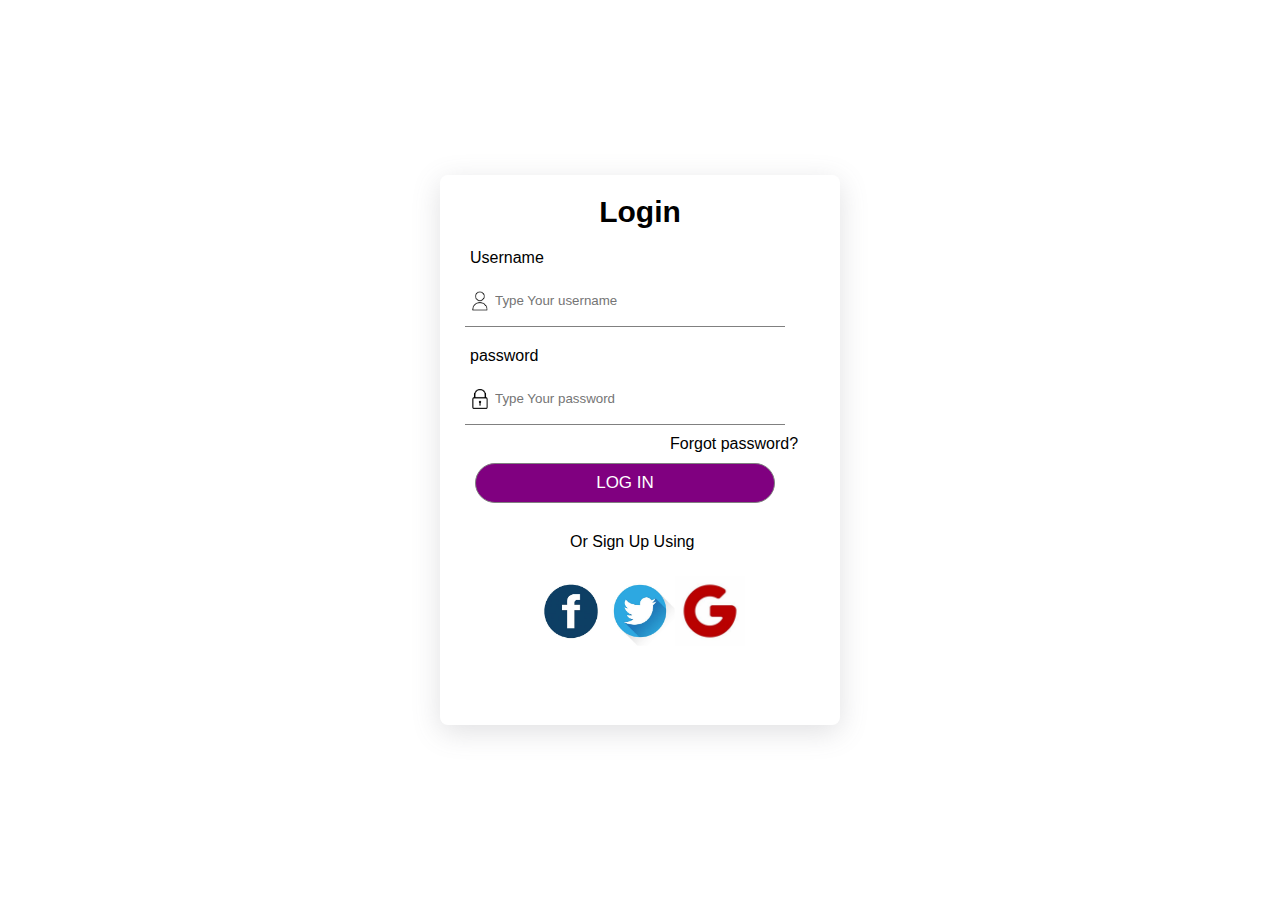
<file: registration.html>
<!DOCTYPE html>
<html lang="en">
<head>
    <meta charset="UTF-8">
    <meta http-equiv="X-UA-Compatible" content="IE=edge">
    <meta name="viewport" content="width=device-width, initial-scale=1.0">
    <title>REGISTARTION</title>
    <link rel="stylesheet" href="https://cdnjs.cloudflare.com/ajax/libs/font-awesome/6.2.1/css/all.min.css" integrity="sha512-MV7K8+y+gLIBoVD59lQIYicR65iaqukzvf/nwasF0nqhPay5w/9lJmVM2hMDcnK1OnMGCdVK+iQrJ7lzPJQd1w==" crossorigin="anonymous" referrerpolicy="no-referrer" />
    <link rel="stylesheet" href="style.css">
    <link rel="stylesheet" href="https://cdn.jsdelivr.net/npm/bootstrap-icons@1.10.2/font/bootstrap-icons.css">
</head>
<body>
   
    <div class="wrapper">
        <div class="inner">
          <p class="text"><strong>Login</strong></p>
          <p class="username">Username</p>
          <div class="second-wrapper">
          <img class="profile2" src="image/profile2.png">
          <input class="type-your" type="text" placeholder="Type Your username">
          </div>
          <p class="pass">password</p>
          <div class="pass-wrapper">
            <img class="lock" src="image/lock.png">
          <input class="password" type="password" placeholder="Type Your password">
          </div>
          <p class="forgot-pass">Forgot password?</p>
          <div class="login">
            <button class="login-button">LOG IN</button>
          </div>
          <p class="sign-up">Or Sign Up Using</p>
          <div class="media">
            <img class="fb" src="image/fb.jfif">
            <img class="twiter" src="image/twiter.jfif">
            <img class="google" src="image/google.jfif">
          </div>
        </div>
      </div>

</script>
</body>
</html>
</file>
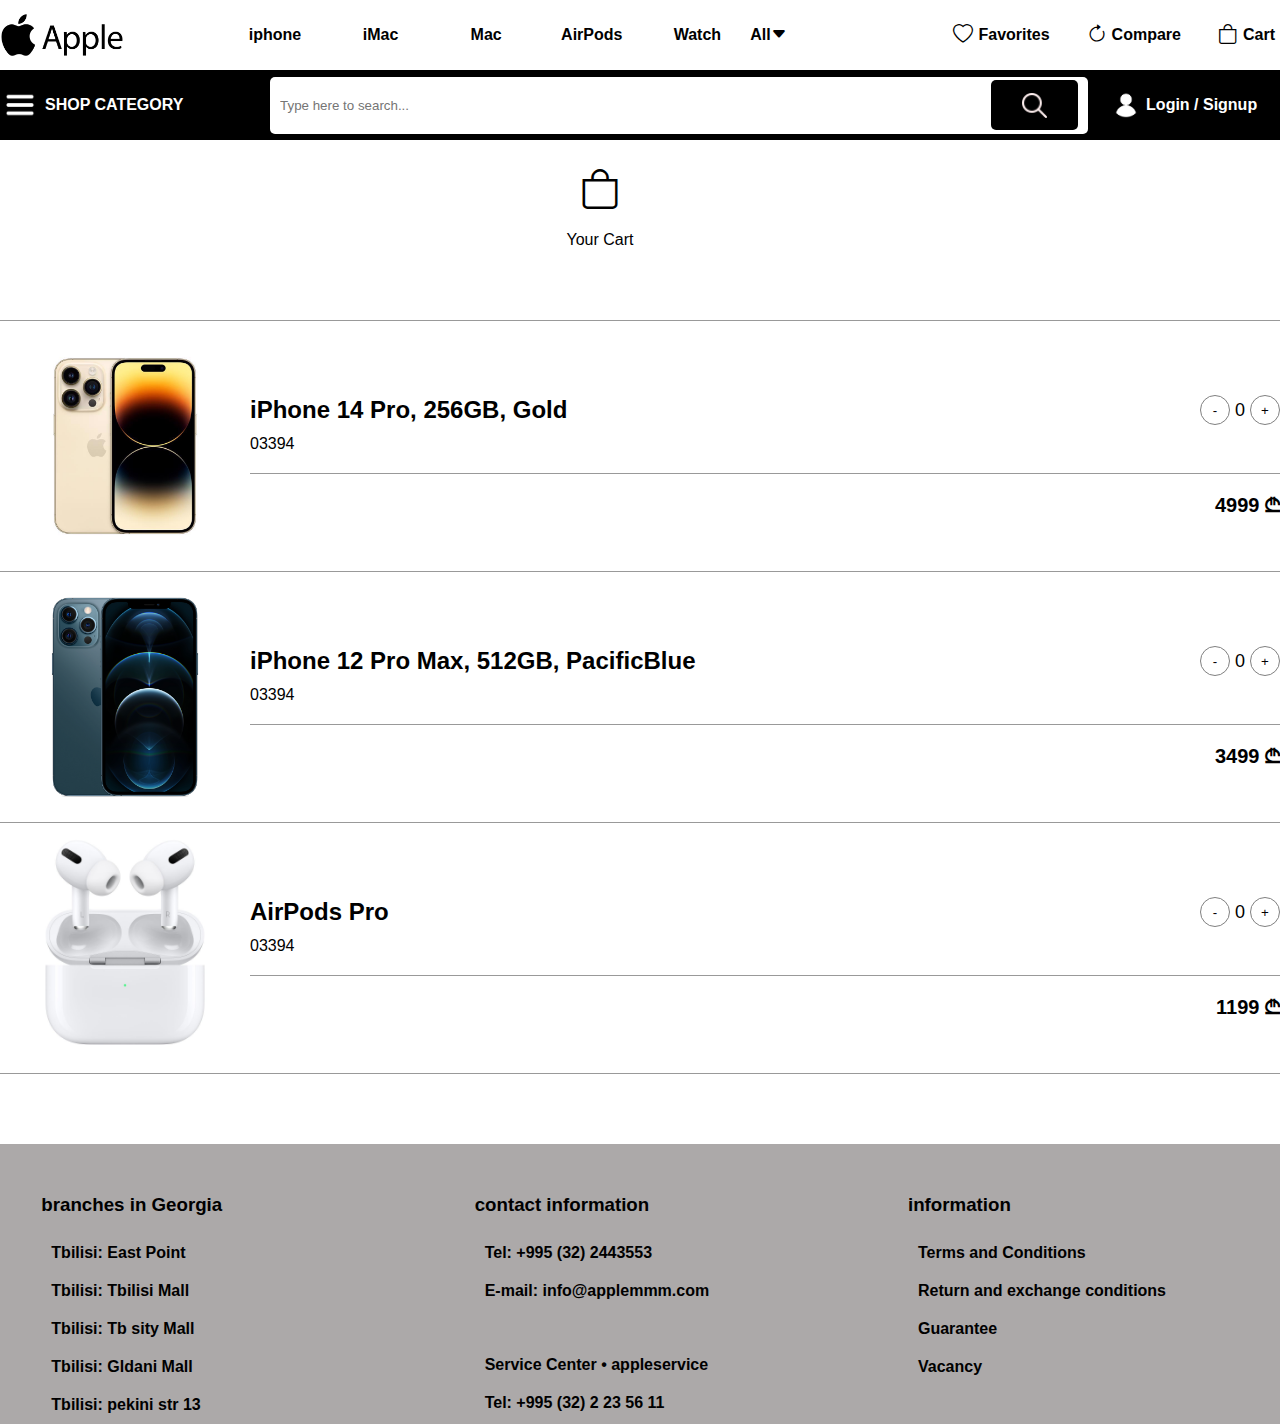
<file: shopping.html>
<!DOCTYPE html>
<html lang="en">
<head>
    <meta charset="UTF-8">
    <meta http-equiv="X-UA-Compatible" content="IE=edge">
    <meta name="viewport" content="width=device-width, initial-scale=1.0">
    <title>SHOPPING</title>
    <link rel="stylesheet" href="https://cdnjs.cloudflare.com/ajax/libs/font-awesome/6.2.1/css/all.min.css" integrity="sha512-MV7K8+y+gLIBoVD59lQIYicR65iaqukzvf/nwasF0nqhPay5w/9lJmVM2hMDcnK1OnMGCdVK+iQrJ7lzPJQd1w==" crossorigin="anonymous" referrerpolicy="no-referrer" />
    <link rel="stylesheet" href="style.css">
    <link rel="stylesheet" href="https://cdn.jsdelivr.net/npm/bootstrap-icons@1.10.2/font/bootstrap-icons.css">
</head>
<body>
<div class="main" id="back">
  <nav class="nav-bar">
    <div class="header">
        <div class="logo-image">
           <a href="#back"><img class="logo" src="image/logo.png"></a>
        </div>
        <nav class="txt4">
            <ul class="nav-list">
                <li><a class="head-text" href="#iphone"><strong>iphone</strong></a></li>
                <li><a class="head-text" href="#imac"><strong>iMac</strong></a></li>
                <li><a class="head-text" href="#macbook"><strong>Mac</strong></a></li>
                <li><a class="head-text" href="#airpods"><strong>AirPods</strong></a></li>
                <li><a class="head-text" href="#watch"><strong>Watch</strong></a>
                <li class="all-producst-menu">
                <span>                    
                    <a class="head-text" href="#">
                    <strong>All</strong>
                    <i class="bi bi-caret-down-fill"></i>
                    </a>
                </span>
                    <div class="down-container"> 
                        <ul> 
                            <li>
                                <a href="">Hot Sale</a>
                            </li>
                            <li>
                                <a href="">iPhone</a>
                            </li>
                            <li>
                                <a href="">iPad</a>
                            </li>
                            <li>
                                <a href="">MacBook</a>
                            </li>
                            <li>
                                <a href="">Watch</a>
                            </li>
                            <li>
                                <a href="">AirPods</a>
                            </li>
                            <li>
                                <a href="">iMac</a>
                            </li>
                            <li>
                                <a href="">Accesories</a>
                            </li>
                            <li>
                                <a href="./products.html">all Products</a>
                            </li>
                        </ul>
                   </div>
                </li>
            </ul>
        </nav>
       <div class="main-logo-cont">
        <div class="logo-cont2">
                <i class="bi bi-heart"></i>
                <h4 class="icon-text">Favorites</h4>
            </div>
            <div class="logo-cont2">
                <i class="bi bi-arrow-clockwise"></i>
                <h4 class="icon-text">Compare</h4>
            </div>
            <div class="logo-cont2">
                <i class="bi bi-bag"></i>
                <h4 class="icon-text">Cart</h4>
            </div>
        </div>
           <div class="nav-hidden">   
            <i class="bi bi-list"></i> 
            <div class="nav-hidden-menu"> 
                <div class="searchbar-mobile">
                    <input class="search-input-mobile" id="search-item" type="text" placeholder="Type here to search...">
                    <img class="loup-mobile" src="image/l2.png">
                    </div>
                <ul> 
                    <li>
                        <a href="">Hot Sale</a>
                    </li>
                    <li>
                        <a href="">iPhone</a>
                    </li>
                    <li>
                        <a href="">iPad</a>
                    </li>
                    <li>
                        <a href="">MacBook</a>
                    </li>
                    <li>
                        <a href="">Watch</a>
                    </li>
                    <li>
                        <a href="">AirPods</a>
                    </li>
                    <li>
                        <a href="">iMac</a>
                    </li>
                    <li>
                        <a href="">Accesories</a>
                    </li>
                    <li>
                        <a href="./products.html">all Products</a>
                    </li>
                </ul>
            </div>
           </div>
    </div>
    <div class="under-navbar">
    <div class="under-cont1">
        <div class="category-drawer">
            <div class="category-button">
                <img class="bi-caret-down" src="image/hamburger 2.png">
                <li class="shop-category"><strong>SHOP CATEGORY</strong></li>
            </div>
            <div class="category-menu">
                <ul> 
                    <li>
                        <a href="">Hot Sale</a>
                    </li>
                    <li>
                        <a href="">iPhone</a>
                    </li>
                    <li>
                        <a href="">iPad</a>
                    </li>
                    <li>
                        <a href="">MacBook</a>
                    </li>
                    <li>
                        <a href="">Watch</a>
                    </li>
                    <li>
                        <a href="">AirPods</a>
                    </li>
                    <li>
                        <a href="">iMac</a>
                    </li>
                    <li>
                        <a href="">Accesories</a>
                    </li>
                    <li>
                        <a href="./products.html">all Products</a>
                    </li>
                </ul>
            </div>
        </div>
    </div>
    <div class="under-cont2">
    <input class="search-bar" type="text" placeholder="Type here to search..." onkeyup="search()">
    <div class="loup-cont">
    <img class="loup" src="image/l1.png">
    </div>
    </div>
    <div class="under-cont3">
         <a href="./registration.html"><img class="profile" src="image/profile1.png"></a>
    <ul>
        <li class="registr"><strong>Login / Signup</strong></li>
    </ul>
    </div>
    </div>
  </nav>
  <div class="shopping-cart-cont">
    <div class="shopping-cart-icon">
        <div class="cart-icon">
            <i class="bi bi-bag"></i>
        </div>
        <div class="your-cart">
            <span>Your Cart</span>
        </div>
    </div>
    <div class="cart-area">
        <div class="cart-area-inner">
            <div class="product-card">
                <div class="product-card-image">
                    <img src="image/iphone3.jpeg" alt="">
                </div>
                <div class="product-card-body">
                    <div class="product-card-body-top">
                        <div class="body-block-name">
                            <h2>iPhone 14 Pro, 256GB, Gold</h2>
                            <div class="cont-btns">
                                <div class="button-container">
                                <button class="cart-qty-minus" type="button" value="-">-</button>
                                <input type="button" name="qty" class="qty" maxlength="12" value="0" class="input-text qty" />
                                <button class="cart-qty-plus" type="button" value="+">+</button>
                                </div>
                            </div>
                        </div>
                        <div class="body-block-key">
                            <span class="product-key">03394</span>
                        </div>
                    </div>
                    <div class="product-card-body-bottom">
                        <h4 class="product-price">4999 ₾</h4>
                    </div>
            </div>
            </div>
            <div class="product-card">
                <div class="product-card-image">
                    <img src="image/iphone5.png" alt="">
                </div>
                <div class="product-card-body">
                    <div class="product-card-body-top">
                        <div class="body-block-name">
                            <h2>iPhone 12 Pro Max, 512GB, PacificBlue</h2>
                            <div class="cont-btns">
                                <div class="button-container">
                                <button class="cart-qty-minus" type="button" value="-">-</button>
                                <input type="button" name="qty" class="qty" maxlength="12" value="0" class="input-text qty" />
                                <button class="cart-qty-plus" type="button" value="+">+</button>
                                </div>
                            </div>
                        </div>
                        <div class="body-block-key">
                            <span class="product-key">03394</span>
                        </div>
                    </div>
                    <div class="product-card-body-bottom">
                        <h4 class="product-price">3499 ₾</h4>
                    </div>
            </div>
            </div>
            <div class="product-card">
                <div class="product-card-image">
                    <img src="image/airpods2.jpeg" alt="">
                </div>
                <div class="product-card-body">
                    <div class="product-card-body-top">
                        <div class="body-block-name">
                            <h2>AirPods Pro</h2>
                            <div class="cont-btns">
                                <div class="button-container">
                                <button class="cart-qty-minus" type="button" value="-">-</button>
                                <input type="button" name="qty" class="qty" maxlength="12" value="0" class="input-text qty" />
                                <button class="cart-qty-plus" type="button" value="+">+</button>
                                </div>
                            </div>
                        </div>
                        <div class="body-block-key">
                            <span class="product-key">03394</span>
                        </div>
                    </div>
                    <div class="product-card-body-bottom">
                        <h4 class="product-price">1199 ₾</h4>
                    </div>
            </div>
            </div>
            </div>
        </div>
    </div>
</div>
            <div class="info-card">
                <div class="info">
                    <div class="info-list">
                    <h3>branches in Georgia</h3>
                    <br>
                    <h4>Tbilisi: East Point</h4>
                    <h4>Tbilisi: Tbilisi Mall</h4>
                    <h4>Tbilisi: Tb sity Mall</h4>
                    <h4>Tbilisi:  Gldani Mall</h4>
                    <h4>Tbilisi: pekini str 13</h4>
                    </div>
                </div>
                <div class="info">
                    <div class="info-list">
                    <h3>contact information</h3>
                    <br>
                    <h4>Tel: +995 (32) 2443553</h4>
                    <h4>E-mail: info@applemmm.com</h4>
                    <br>
                    <br>
                    <h4>Service Center • appleservice</h4>
                    <h4>Tel: +995 (32) 2 23 56 11</h4>
                    </div>
                </div>
                <div class="info">
                    <div class="info-list">
                <h3>information</h3>
                <br>
                <h4>Terms and Conditions</h4>
                <h4>Return and exchange conditions</h4>
                <h4>Guarantee</h3>
                <h4>Vacancy</h4>
                    </div>
                </div>
            </div>
   </div>
</div>

<script src="https://code.jquery.com/jquery-3.6.3.min.js" integrity="sha256-pvPw+upLPUjgMXY0G+8O0xUf+/Im1MZjXxxgOcBQBXU=" crossorigin="anonymous"></script>
<script src="./owl.js"></script>   
<script src="app.js"></script>
<script>
    var incrementPlus;
    var incrementMinus;

    var buttonPlus  = $(".cart-qty-plus");
    var buttonMinus = $(".cart-qty-minus");

    var incrementPlus = buttonPlus.click(function() {
        var $n = $(this)
            .parent(".button-container")
            .parent(".cont-btns")
            .find(".qty");
        $n.val(Number($n.val())+1 );
    });

    var incrementMinus = buttonMinus.click(function() {
            var $n = $(this)
            .parent(".button-container")
            .parent(".cont-btns")
            .find(".qty");
        var amount = Number($n.val());
        if (amount > 0) {
            $n.val(amount-1);
        }
    });
</script>
<script>
    $(document).ready(function() {

      $("#owl-demo").owlCarousel({

      navigation : true,
      slideSpeed : 300,
      paginationSpeed : 400,
      singleItem : true

      // "singleItem:true" is a shortcut for:
      // items : 1, 
      // itemsDesktop : false,
      // itemsDesktopSmall : false,
      // itemsTablet: false,
      // itemsMobile : false

      });

$("#owl-demo-2").owlCarousel({
items : 3,
lazyLoad : true,
navigation : true,
});

      $('#owl-demo').trigger('owl.play',3000);
      $('#owl-demo-2').trigger('owl.play',3000);

      $(".category-button").on("click", () =>{
    $('.category-menu').slideToggle()
})

$('.bi-list').click(() => {
    $(".nav-hidden-menu").slideToggle()
})

    });

</script>
</body>
</html>
</file>
<file: style.css>
* {
    margin: 0;
    padding: 0;
    box-sizing: border-box;
    font-family: arial;
    scroll-behavior: smooth !important;
}

/* category menu  */

.category-drawer{
    position: relative;
    height: 70px;
}
.category-button{
    display: flex;
    align-items: center;
    height: 100%;
    cursor: pointer;
}
.category-menu{
    position: absolute;
    width: 200px;
    background-color: rgb(29, 29, 29);
    top: 70px;
    display: none;
}
.category-menu ul li {
    padding: 15px ;
}
.category-menu ul li a{ 
    color: #FFF;
    opacity: 1;
    text-decoration: none;
}
.category-menu ul li a:hover{ 
    opacity: .5;
}


/* category menu  */

.burger-menu-cont {
  
    width: 200px;
    background-color: rgb(29, 29, 29);
    margin-top: 110px;
}

.main {
    
    height: 100%;
}
.nav-bar {
    position: sticky;
    top: 0;
    z-index: 999;
    
}
.header {
    position: relative;
    max-width: 1350px;
    height: 70px;
    display: flex;
    align-items: center;
    justify-content: space-between;
    z-index: 1;
    background-color: white;
}
.logo-image {
    max-width: 200px;
    height: 100%;
}
.logo {
    width: 100%;
    height: 100%;
    object-fit: contain;
    cursor: pointer;
}
.txt4 {
    
   position: relative;
}
.nav-list{
    height: 70px;
    display: flex;
    align-items: center;
    
}
.nav-list li{
    list-style: none;
    width: 6.6rem;
}
.head-text {
    text-align: center;
    height: 30px;
    position: relative;
    display: flex;
    justify-content: center;
    align-items: center;
    text-decoration: none;
    color: black;;
    
}
.head-text::after {
    content: '';
    position: absolute;
    width: 100%;
    transform: scaleX(0);
    height: 2px;
    bottom: 0px;
    left: 0;
    background-color: #0c0b0b;
    transform-origin: bottom center;
    transition: transform 0.25s ease-out;
}
.head-text:hover::after {
    transform: scaleX(1);
    transform-origin: bottom center;
}

.all-producst-menu{
    position: relative;
    height: 70px;
    display: flex;
    align-items: center;
}
.down-container {
    position: absolute;
    top: 70px;
    left: -80px;
    width: 200px;
    background: rgb(29, 29, 29);;
    height: auto;
    display: none;
}
.all-producst-menu:hover .down-container{
    display: block;
}
.down-container ul {
    display: flex;
    flex-direction: column;
}
.down-container ul li {
    list-style: none;
    padding: 10px;
}
.down-container ul li a {
    color: white;
    opacity: 1;
    text-decoration: none;
}

.down-container ul li a:hover {
    opacity: .5;
    
}
.nav-hidden{
    display: none;
    width: fit-content; 
    position: relative;
}
.nav-hidden i{
    font-size: 40px;
    cursor: pointer
}
.nav-hidden-menu{
    top: 57px;
    position: absolute;
    width: 200px;
    background: black;
    right: 0;
    display: none;
}
.nav-hidden-menu ul li{
    padding: 10px;
    list-style: none;
    opacity: 1;
    
}
.nav-hidden-menu ul li a {
    text-decoration: none;
}
.nav-hidden-menu ul li:hover {
    opacity: 0.5;
}
.searchbar-mobile {
    margin-top: 5px;
    padding-right: 5px;
    background-color: white;
    display: flex;
    height: 40px;
    width: 200px;
    gap: .5rem;
    justify-content: space-between;
    align-items: center;
}
.search-input-mobile {
   
    height: 30px;
    width: 100%;
    margin-left: 5px;
    outline: none;
    border: none;
    padding: 8px;
}
.searchbar-mobile img {
    height: 25px;
    cursor: pointer;
}
.main-logo-cont {
    height: 70px;
    display: flex;
    align-items: center;
    gap: 2rem;
}
.main-logo-cont a {
    text-decoration: none;
}
.logo-cont2 {
    height: 70px;
    display: flex;
    align-items: center;
}
.logo-cont2 i{
    font-size: 20px;
    color: #000;
    cursor: pointer;
  
}
.logo-cont2 i:hover {
    color: red;
}
.logo-cont2 h4 {
    text-decoration: none;
    color: #000;
}
.icons {
    height: 30px;
}
.icon-text {
  padding: 5px;
}
.under-navbar {
    background-color: black;
    max-width: 1350px;
    height: 70px;
    display: flex;
    align-items: center;
    justify-content: space-between;
    
}
.under-cont1 {
    height: 60px;
    width: 360px;
    border-radius: 5px;
    display: flex;
    align-items: center;
}
.hamburger {
    margin-left: 20px;
    height: 25px;
}
.shop-category{
    margin-left: 10px;
    list-style: none;
    color: white;
}
.under-cont2 {
    height: 57px;
    width: 100%;
    margin-left: 40px;
    display: flex;
    align-items: center;
    border-radius: 5px;
    background-color: white;
    
}
.search-bar {
    height: 55px;
    width: 100%;
    margin-left: 10px;
    outline: none;
    border: none;
    border-radius: 10px;
    padding-right: 10px;
    
}
.loup-cont {
    cursor: pointer;
    height: 50px;
    width: 100px;
    display: flex;
    align-items: center;
    justify-content: center;
    margin-right: 10px;
    border-radius: 5px;
    background-color: black;
}
.loup {
        height: 25px;
        cursor: pointer;
        
}
@media screen and (max-width:1080px) {
    .cc1{
        grid-template-columns: auto !important;
    }
    .txt4{
        display: none;
    }
    .nav-hidden{
        display: block;
    }
    .nav-hidden ul li a {
        color: white;
    }
    .main-logo-cont{
        padding: 0 40px;
    }
    
    .under-cont1{
        display: none !important;
    }
    .under-cont2{
        margin-left: 10px;
    }
    
    }
    
@media screen and (max-width:600px) {
    .main-product-page
    {
        grid-template-columns: auto !important;
    }
    .icon-text{
        display: none;
    }
    .search-bar {
        height: 45px;
       }
       .under-cont2 {
        height: 45px;
       }
       .loup-cont {
        height: 38px;
        width: 65px;
       }
       
       
} 
.under-cont3 {
    height: 60px;
    width: 300px;
    display: flex;
    align-items: center;
    justify-content: center;
    border: none;
}
.profile {
    height: 30px;
    cursor: pointer;
}
.registr {
    list-style: none;
    margin-left: 5px;
    color: white;
    cursor: pointer;
}
.container{
    max-width: 1350px;
    background: #000;
    position: relative;
   
}
.owl-carousel-one .owl-next i, .owl-carousel-one .owl-prev i{
    color: white !important;
    font-size: 30px;
}
.owl-prev, .owl-next{
    position: absolute;
    top: 0;
    bottom: 0;
    height: fit-content;
    margin: auto;
}
.owl-next{
    right: 0;
}
.cards-cont {
    position: relative;
    top: 10px;
    max-width: 1350px;
    height: 500px;
   
    display: flex;
    align-items: center;
    justify-content: center;
    background-color: black;
    
    
}
.cards {
    position: relative;
    height: 390px;
    width: 680px;
    display: flex;
    margin-left: 10px;
    border-radius: 10px;
    overflow: hidden;
    box-shadow: 0 4px 8px rgba(0, 0, 0, .3);
    background-color: black;
    
}
.card1 {
    display: flex;
    transition: transform 0.4s ease-in-out;
    
}
.img1 {
    height: 100%;
    width: 100%;
    object-fit: contain;
}
.btn {
    position: absolute;
    top: 50%;
    color: white;
    font-size: 20px;
    transform: translateY(-50%);
    opacity: .5;
    cursor: pointer;
    
}
.btn.prev {
    left: 10px;
}
.btn.next {
    right: 10px;
}
.btn:hover {
    opacity: 1;
}
.img2 {
    object-fit: cover;
    transition: transform 0.8s;
    border-radius: 10px;
    height: 100%;
  
}
.product-box1:hover .img2 {
    
    transform: scale(1.1);
}
.text-card {
    text-align: center;
    align-items: center;
    width:  250px;
    height: 100px;
    
}
.button {
    margin-top: 5px;
    padding: 10px;
    background-color: rgb(106, 94, 160);
    
}



.cc1 {
    display: grid;
    grid-template-columns: auto auto;
}

.product-box1 { 
    height: 500px;
    border-radius: 10px;
    margin-top: 130px;
    text-align: center;
    padding-top: 50px;
}
.product-box1 img{
    width: 100%;
    height: 100%;
    object-fit: contain;
}

.crd-imgs {
    height: 400px;
    overflow: hidden;
    border-radius: 10px;
}

.owl-carousel{
    max-width: 1000px;
    margin: auto;
}
.item{
    width: 100%;
    height: 450px;
}
.item img{
    object-fit: contain;
    width: 100%;
    height: 100%;
}
.bi-caret-down{
    
    height: 30px;
    margin-left: 5px;
}

.owl-carousel-2{
    position: relative;
    max-width: 1300px;
    margin: auto;
    
    
}
/*ra vuyot exla magas eg tqvi shen es shop kategori ramit chavanacvlot bijo sxva icon dauyene ravi*/
.owl-carousel-2 .owl-next i, .owl-carousel-2 .owl-prev i {
    color: rgb(56, 55, 55) !important;
}
.slide-item{
    padding: 40px;
    text-align: center;
   
   
}
.slide-item h2 {
  margin-top: 5px;
}
.slide-item img{
    width: 100%;
    height: 100%;
    object-fit: contain;
    transition: transform 0.8s;
   
}
.slide-item:hover .lazyOwl {
    transform: scale(1.1);
}



/* 
 * 	Core Owl Carousel CSS File
 *	v1.3.3
 */

/* clearfix */
.owl-carousel .owl-wrapper:after {
	content: ".";
	display: block;
	clear: both;
	visibility: hidden;
	line-height: 0;
	height: 0;
}
/* display none until init */
.owl-carousel{
	display: none;
	position: relative;
	width: 100%;
	-ms-touch-action: pan-y;
}
.owl-carousel .owl-wrapper{
	display: none;
	position: relative;
	-webkit-transform: translate3d(0px, 0px, 0px);
}
.owl-carousel .owl-wrapper-outer{
	overflow: hidden;
	position: relative;
	width: 100%;
}
.owl-carousel .owl-wrapper-outer.autoHeight{
	-webkit-transition: height 500ms ease-in-out;
	-moz-transition: height 500ms ease-in-out;
	-ms-transition: height 500ms ease-in-out;
	-o-transition: height 500ms ease-in-out;
	transition: height 500ms ease-in-out;
}
	
.owl-carousel .owl-item{
	float: left;
}
.owl-controls .owl-page,
.owl-controls .owl-buttons div{
	cursor: pointer;
       
}
.owl-controls {
	-webkit-user-select: none;
	-khtml-user-select: none;
	-moz-user-select: none;
	-ms-user-select: none;
	user-select: none;
	-webkit-tap-highlight-color: rgba(0, 0, 0, 0);
}

/* mouse grab icon */
.grabbing { 
    cursor:url(grabbing.png) 8 8, move;
}

/* fix */
.owl-carousel  .owl-wrapper,
.owl-carousel  .owl-item{
	-webkit-backface-visibility: hidden;
	-moz-backface-visibility:    hidden;
	-ms-backface-visibility:     hidden;
  -webkit-transform: translate3d(0,0,0);
  -moz-transform: translate3d(0,0,0);
  -ms-transform: translate3d(0,0,0);
}
.info-card {
    justify-content: space-between;
    display: grid;
    grid-template-columns: repeat( auto-fit, minmax(300px, 1fr));
    gap: 20px;
    background-color: rgb(172, 169, 169);
    margin-top: 70px;
}
.info {
    display: grid;
    justify-content: center;
    grid-template-columns: repeat( auto-fit, minmax(250px, .8fr));
    height: 230px;
    margin-top: 50px;
    
}

.info-list {
    height: 230px;
}
.info-list h3 {
    cursor: pointer;
}
.info-list h4 {
    cursor: pointer;
    padding: 10px;
}




/* detail product*/
.product-page-container {
    position: relative;
    top: 20px;
    margin: auto;
    max-width: 1200px;
}
span {
    cursor: pointer;
}
.main-product-page {
    margin-top: 20px;
    display: grid;
    grid-template-columns: 40% 55%;
    gap: 3rem;
    border-bottom: 1px solid gray;
    padding-bottom: 20px;
}
.product-page-right {
   line-height: 2.5;
}
.product-page-left{
    display: grid;
    grid-template-columns: repeat( auto-fit, minmax(300px, 1fr));
 
}
.options {
line-height: 4;
margin-top: 20px;
border-bottom: 1px solid gray;
border-top: 1px solid gray;
padding: 20px 0;
}
.price {
    padding-bottom: 20px;
    margin-top: 30px;
}
.color {
    display: flex;
    align-items: center;
   
}
.color-item {
    display: flex;
    gap: 0.5rem;
}
.circle {
    height: 30px;
    width: 30px;
    border-radius: 50%;
    background-color: red;
    cursor: pointer;
}
.color-name {
    width: 100px;
}
.capacity {
    width: 100px;
}
.memory {
    
    display: flex;
    align-items: center;
}
.capacity-box {
    display: flex;
    gap: 1.5rem;
}
.capacity-value {
    
    border: 1.5px solid gray;
    border-radius: 5px;
    display: flex;
    align-items: center;
    justify-content: center;
    height: 40px;
    width: 80px;
    cursor: pointer;
}
.product-cart-container {
    margin-top: 30px;
}
.add-cart-box {
    gap: 2rem;
    display: flex;
}
.counter{
    width: 120px;
    height: 50px;
    border: 1px solid #999;
    border-radius: 10px;
    display: flex;
}
.counter-value{
    width: 70%;
    height: 50px;
    display: flex;
    align-items: center;
    justify-content: center;
}
.counter-btns{   
    display: flex;
    flex-direction: column;
    border-left: 1px solid #999;
    width: 30%;
}
.counter-value input{
    background: transparent;
    border: none;
}
.counter-button{
    height: 25px;
    width: 100%;
    background: transparent;
    outline: none;
    border: none;
    cursor: pointer;
    font-size: 18px;
}
.counter-decrement{
    border-top: 1px solid #999;
}
.add-to-cart {
    display: flex;
    justify-content: center;
    align-items: center;
    height: 50px;
    width: 250px;
    border-radius: 10px;
    background-color: red;
    cursor: pointer;
}
.by-product {
    margin-top: 15px;
    display: flex;
    justify-content: center;
    align-items: center;
    border: 1px solid gray;
    height: 50px;
    width: 385px;
    border-radius: 10px;
    cursor: pointer;
}


.about-product-cont {
    flex-direction: column;
    margin: auto;
    max-width: 1100px;
}
.about-the-product {
    margin-top: 20px;
    display: flex;
    justify-content: center;
    align-items: center;
    height: 60px;
    width: 150px;
    border-radius: 7px;
    border: 1px solid gray;
    cursor: pointer;
}
.table-cont {
    margin-top: 20px;
    border: 1px solid gray;
    border-radius: 5px;
}
.table-cont table td {
    border-bottom: 1px solid gray;
    text-align: left;
    padding: 20px;
}
.table-cont table {
    border-collapse: collapse;
    width: 100%;
  
}

.ecomm-slider{
    position: relative;
   
  
}
.ecomm-slider .owl-prev, .ecomm-slider .owl-next{
    position: absolute;
    height: fit-content;
    margin: auto;
    top: 0;
    bottom: 0;
    cursor: pointer;
    
}
.ecomm-slider .owl-prev{
    left: 20px;

}
.owl-prev i {
    color: #000;
}

.ecomm-slider .owl-next{
    right: 20px;
    color: #000;
}
.owl-next i {
    color: #000;
}
.ecomm-slider .item {
  
}








/* clearfix */
.owl-carousel .owl-wrapper:after {
	content: ".";
	display: block;
	clear: both;
	visibility: hidden;
	line-height: 0;
	height: 0;
}
/* display none until init */
.owl-carousel{
	display: none;
	position: relative;
	width: 100%;
	touch-action: pan-y;
}
.owl-carousel .owl-wrapper{
	display: none;
	position: relative;
	transform: translate3d(0px, 0px, 0px);
}
.owl-carousel .owl-wrapper-outer{
	overflow: hidden;
	position: relative;
	width: 100%;
}
	
.owl-carousel .owl-item{
	float: left;
}
#sync2{
    margin-top: 10px;
}
#sync2 .owl-wrapper{
    display: flex !important;
}
#sync2 .item img{
    width: 90%;
    height: 100%;
    object-fit: cover;
    border: 1px solid #999;
}
#sync2 .owl-item{
    width: 100px !important;
    height: 100px !important;
    cursor: pointer;
}
#sync2 .item{
    width: 100px !important;
    height: 100px !important;
    cursor: pointer;
}

#sync1 .item img{
    width: 100%;
    object-fit: contain;
    border: 1px solid #999;
}






/* registration  */

  .wrapper{
    width: 100%;
  }

.inner{
    max-width: 400px;
    height: 550px;
    background: #FFF;
    position: absolute;
    top: 0;
    bottom: 0;
    left: 0;
    right: 0;
    margin: auto;
    box-shadow: rgba(100, 100, 111, 0.2) 0px 7px 29px 0px;
    border-radius: 8px;
    
  }

  .text {
    margin-top: 20px;
    font-size: 30px;
    text-align: center;
    

  }
  .username {
    margin-top: 20px;
    margin-left: 30px;
  }
  .second-wrapper {
    width: 320px;
    height: 60px;
    margin-left: 25px;
    display: flex;
    align-items: center;
    border-bottom: 1px solid gray;
    
    
  }
  .profile2 {
    height: 20px;
    margin-left: 5px;
    margin-top: 8px;
    
  }
  .type-your {
    height: 50px;
    width: 250px;
    margin-left: 5px;
    margin-top: 8px;
    outline: none;
    border: none;
    
  }
  .pass-wrapper {
    width: 320px;
    height: 60px;
    margin-left: 25px;
    display: flex;
    align-items: center;
    border-bottom: 1px solid gray;
    
  }
  .pass {
    margin-top: 20px;
    margin-left: 30px;
  }
  .password {
    height: 50px;
    width: 250px;
    margin-left: 5px;
    margin-top: 8px;
    outline: none;
    border: none;
  }
  .lock {
    height: 20px;
    margin-left: 5px;
    margin-top: 8px;
  }
  .forgot-pass {
    margin-left: 230px;
    margin-top: 10px;
    cursor: pointer;
  }

  .login-button {
    height: 40px;
    width: 300px;
    margin-left: 35px;
    margin-top: 10px;
    border: 1px solid gray;
    font-family: arial;
    color: #FFF;
    cursor: pointer;
    border-radius: 30px;
    background-color: purple;
    font-size: 17px;
    opacity: 1;
  }
  .login-button:hover {
    opacity: .3;
  }
  .sign-up {
    margin-left: 130px;
    margin-top: 30px;
    font-family: arial;
  }
  .media {
    height: 80px;
    width: 100px;
    margin-left: 95px;
    margin-top: 20px;
    display: flex;
    align-items: center;
  }
  .fb {
    height: 70px;
  }
  .twiter {
    height: 70px;
  }
  .google {
    height: 70px;
  }

  /*products*/
.produc-main-container {
    max-width: 1000px;
    align-items: center;
    margin: auto;
}
.produc-container {
    border-bottom: 1px solid gray;
    margin-top: 40px;
    justify-content: space-between;
    display: grid;
    grid-template-columns: repeat( auto-fit, minmax(300px, 1fr));
    gap: 20px;
}
.product-cards {
    flex-direction: column;
    justify-content: space-between;
    display: grid;
    grid-template-columns: repeat( auto-fit, minmax(300px, 1fr));
    height: 450px;
}
.inside-box {
    height: 270px;
    
}
.product-image {
    width: 100%;
    height: 100%;
    object-fit: contain;
    transition: transform 0.8s;
}
.product-cards:hover .product-image {
    transform: scale(1.1);
}
.product-text-info {
    margin-top: 30px;
    overflow: hidden;
    height: 150PX;
    flex-direction: column;
    text-align: center;
   
}
.product-text-info h3 {
    padding: 5px;
}
.product-text-info button {
    height: 40px;
    width: 200px;
    border-radius: 5px;
    cursor: pointer;
    visibility: hidden;
    margin-top: 20px;
}
.product-cards:hover button {
     visibility: visible;
     transition:  0.5s;
     margin-top: 0;
}
.next-prvious {
    margin-top: 40px;
    height: 80px;
    max-width: 1000px;
    display: flex;
    justify-content: center;
    text-align: center;
}
.next-prvious ul {
    display: flex;
    justify-content: center;
    
    text-align: center;
}
.next-prvious ul li {
    padding: 10px;
    list-style: none;
    cursor: pointer;
}
.main-all {
    margin-left: 80px;
    margin-top: 20px;
}


/* shooping page*/
@media screen and (max-width: 800px) {
    .body-block-name {
        flex-direction: column !important;
        align-items: normal !important;
    }
    .container{
        padding-top: 5px;
    }
    .product-text-info button {
        visibility: visible;
    }
    .product-text-info button {
        margin-top: 0;
    }
}
@media screen and (max-width: 840px) {
    .main-product-page {
        grid-template-columns: auto;
        
    }
 
    
}
@media screen and (max-width: 495px){
     .memory {
        display: grid !important;
     }
     .capacity-value {
        height: 40px;
        width: 70px;
     }
     .add-to-cart {
        height: 50px;
        width: 200px;
    }
    .by-product {
        margin-left: 15px;
        height: 50px;
        width: 355px;
    }
}
.shopping-cart-icon {
    display: flex;
    flex-direction: column;
    justify-content: center;
    align-items: center;
    max-width: 1200px;
    height: 150px;
}
.cart-icon {
    display: flex;
    justify-content: center;
    align-items: center;
    height: 50px;
    width: 150px;
}
.cart-icon i {
    font-size: 40px;
}
.your-cart {
    display: flex;
    justify-content: center;
    align-items: center;
    height: 50px;
    width: 150px;
}
.cart-area{
    margin-top: 30px;
}
.cart-area-inner{
    display: grid;
    grid-template-columns: auto;
}
.cart-area-inner:first-child{
    border-top: 1px solid #999;
}
.product-card{
    display: flex;
    border-bottom: 1px solid #999;
}
.product-card-image{
    height: 250px;
    max-width: 250px;
}
.product-card-image img{
    width: 100%;
    height: 100%;
    object-fit: contain;
}
.product-card-body {
    flex: 1;
    display: flex;
    flex-direction: column;
    justify-content: center;
}

.body-block-name{
    display: flex;
    justify-content: space-between;
    align-items: center;
}
.product-card-body-top{
    border-bottom: 1px solid #999;
    padding: 20px 0;
}
.product-card-body-bottom{
    display: flex;
    justify-content: right;
}
.body-block-key{
    margin-top: 10px;
}
.product-price{
    padding-top: 20px;
    font-size: 20px;
}
.button-container{
    display: flex;
    align-items: center;
}
.cart-qty-plus,.cart-qty-minus{
    border-radius: 50%;
    width: 30px;
    height: 30px;
    border: 1px solid gray;
    background: transparent;
}

.qty{
    border: none;
    background: none;
    margin: 0 5px;
    font-size: 18px;
}
</file>
